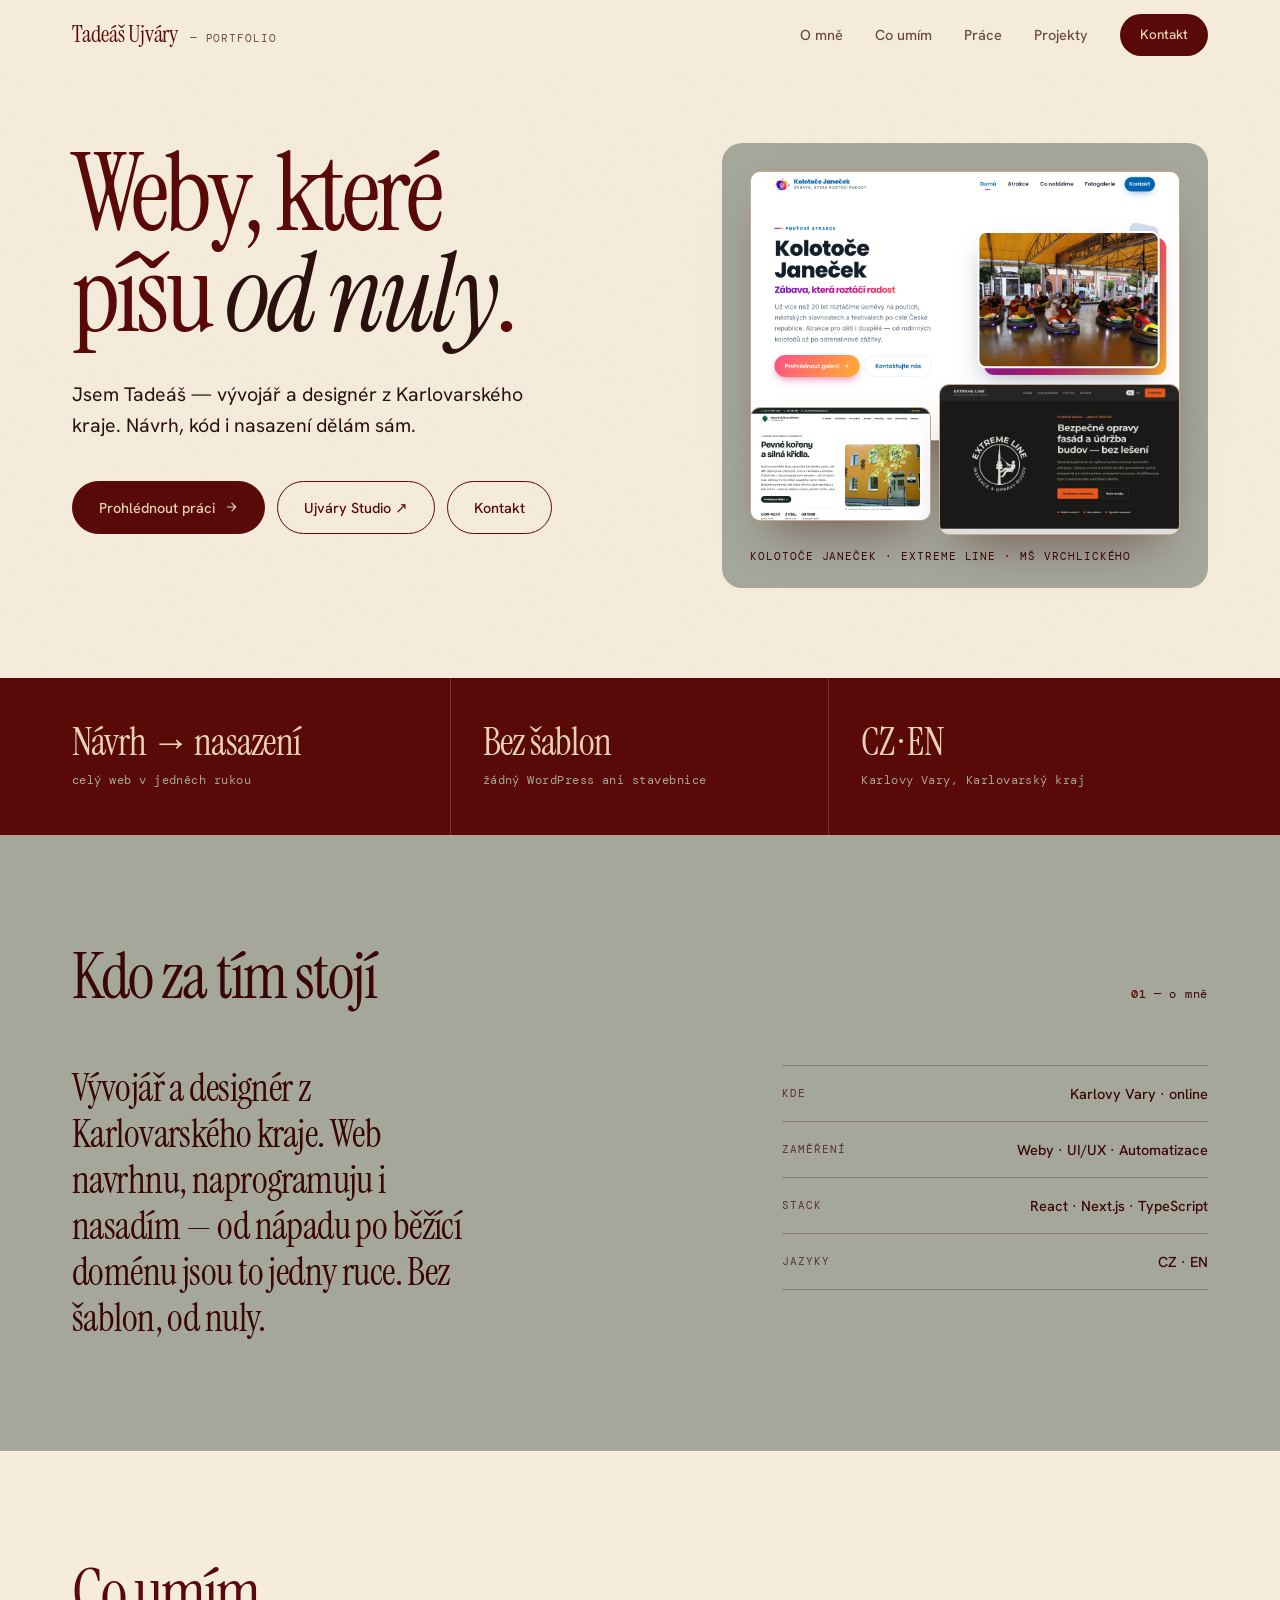
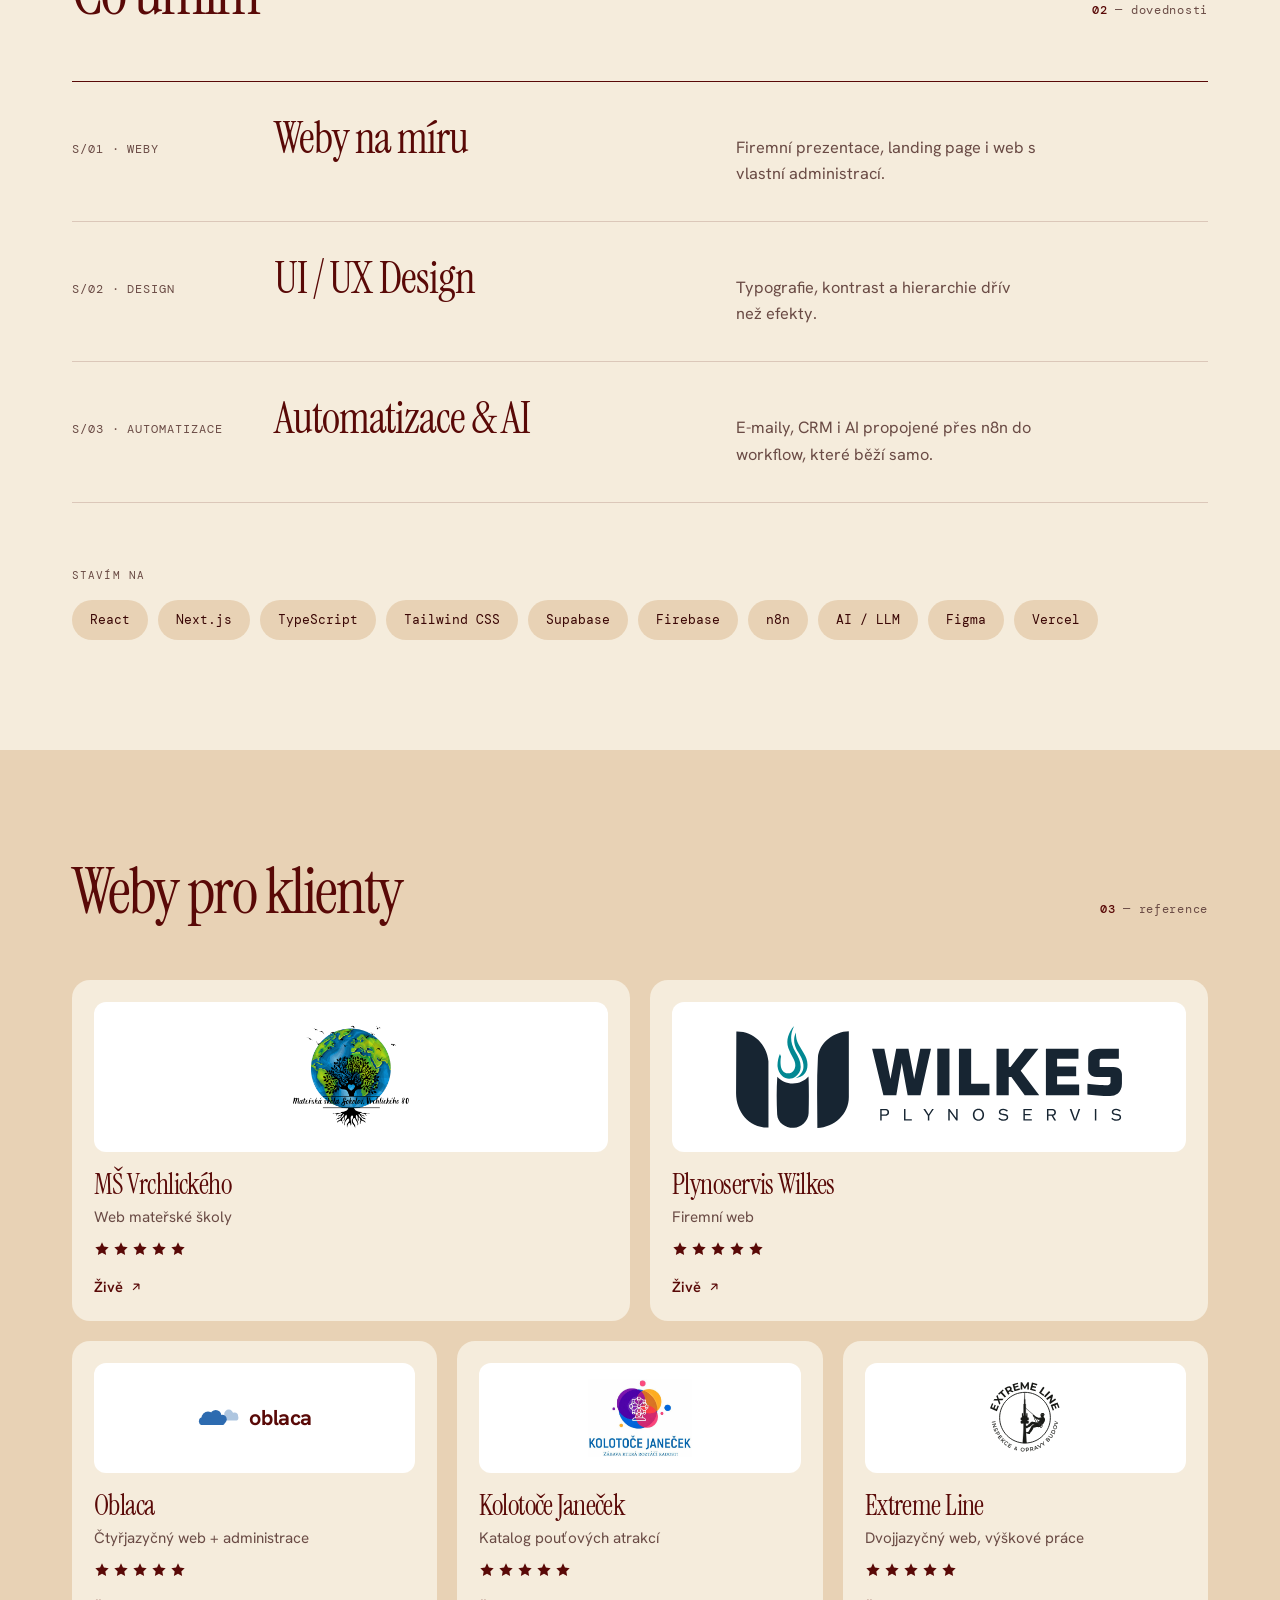
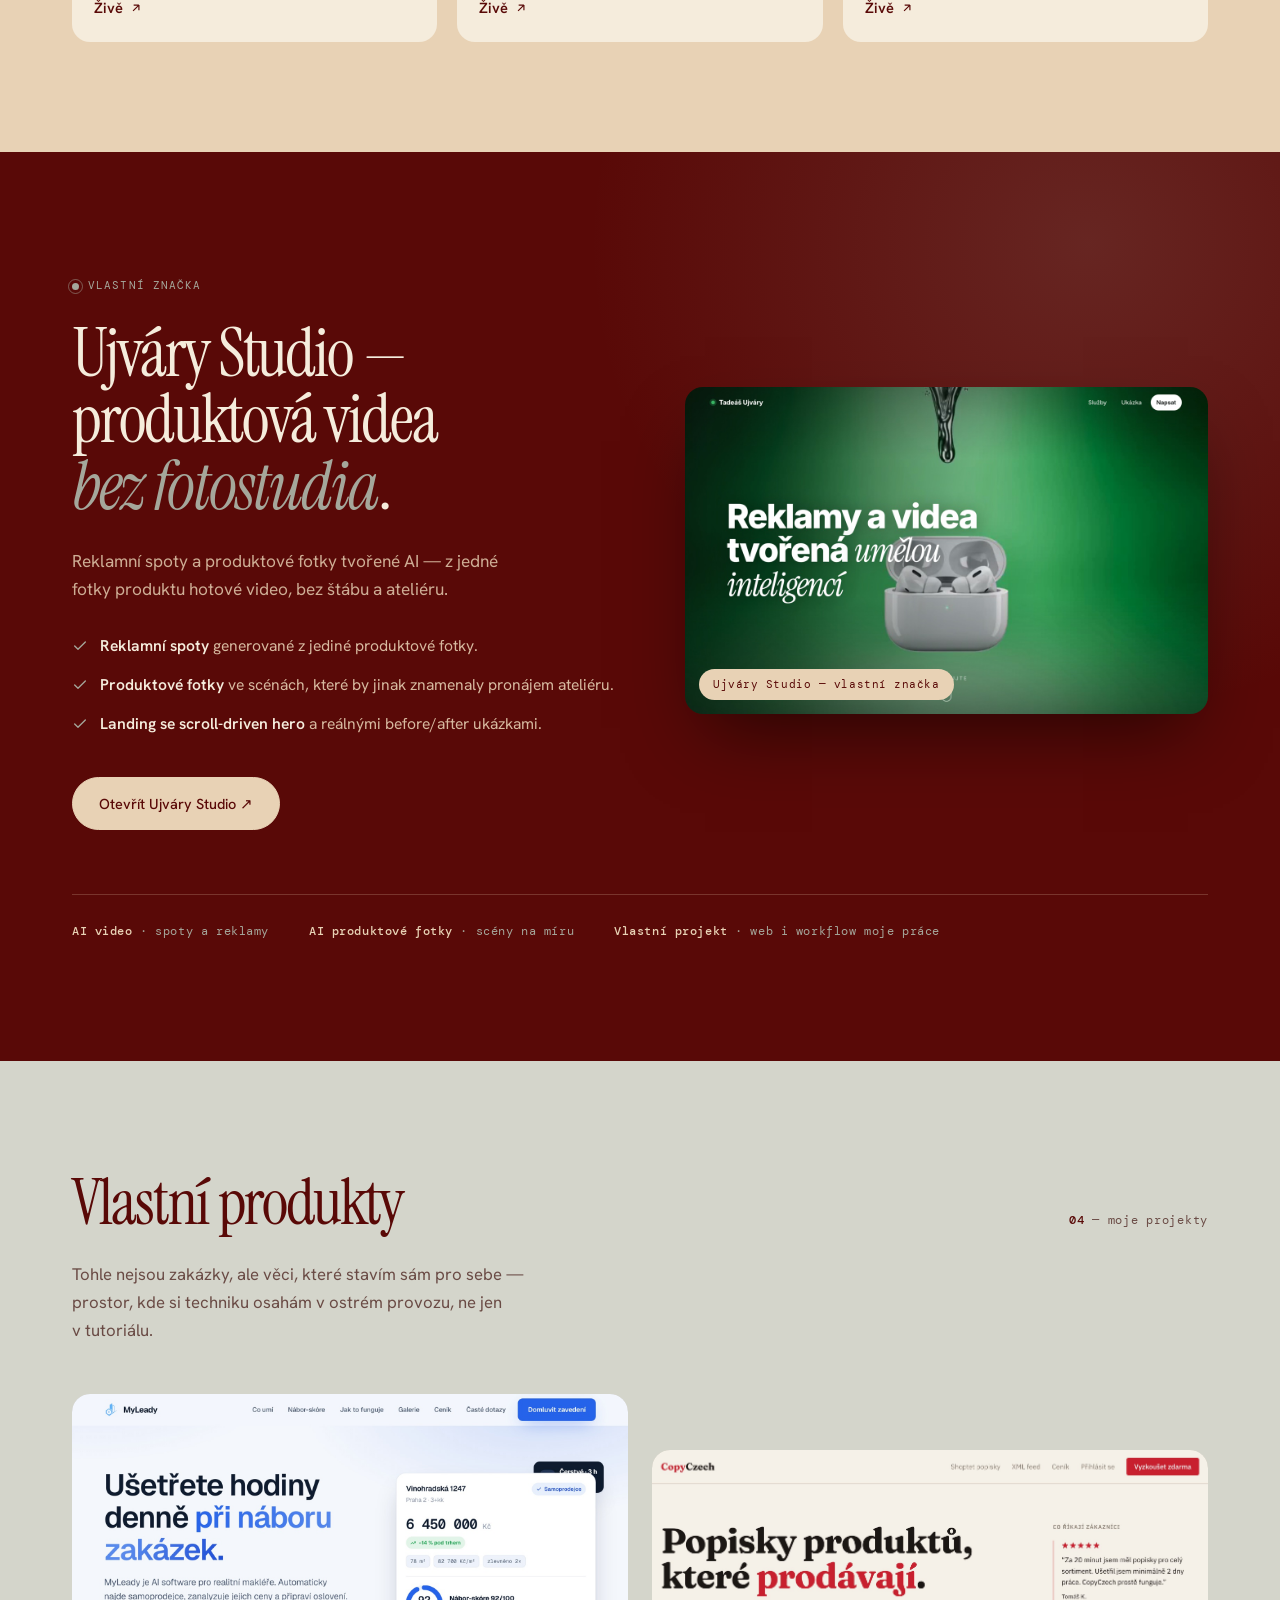
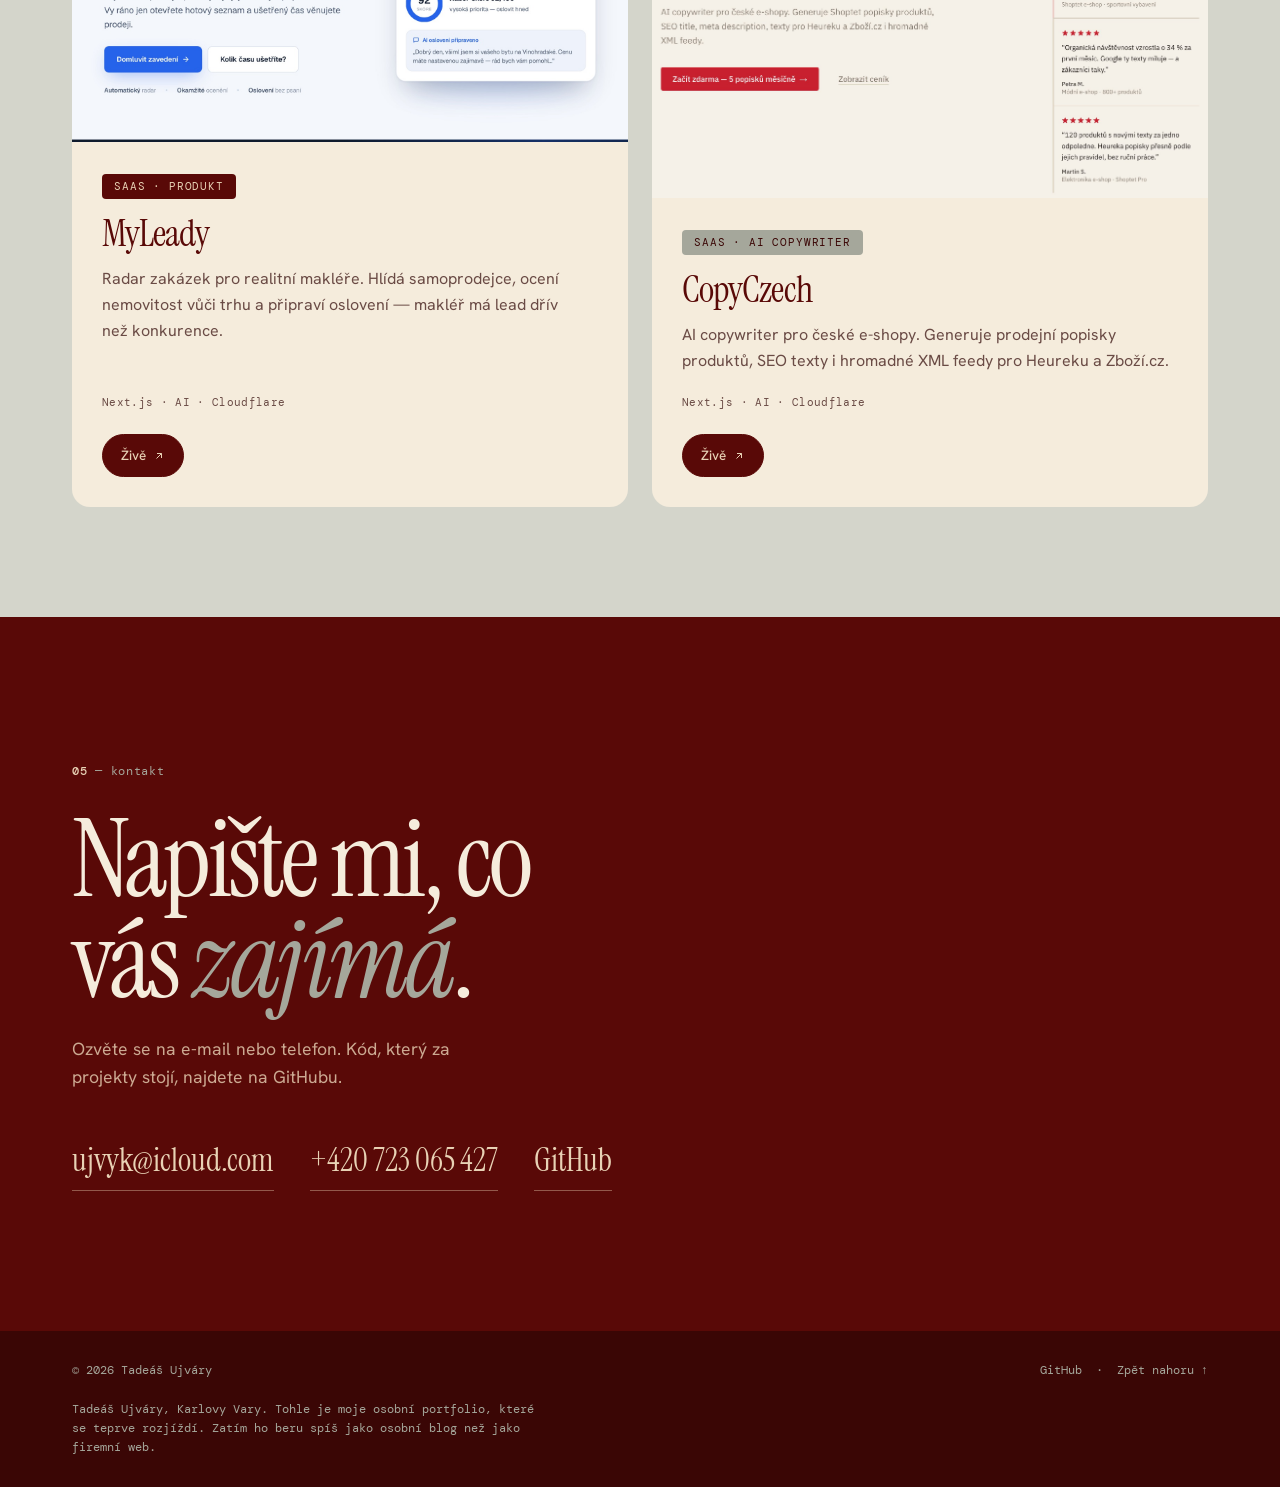
<file: index.html>
<!DOCTYPE html>
<html lang="cs">

<head>
  <meta charset="UTF-8">
  <meta name="viewport" content="width=device-width, initial-scale=1">

  <!-- Primary SEO -->
  <title>Tadeáš Ujváry — web developer &amp; designér | Portfolio</title>
  <meta name="description"
    content="Portfolio Tadeáše Ujváryho. Weby psané od nuly, UI/UX návrh a automatizace přes n8n a AI. Ukázky odvedené práce a vlastních projektů.">
  <meta name="keywords"
    content="portfolio, web developer, frontend, UI UX design, automatizace, AI, n8n, Next.js, React, TypeScript, Tailwind, Tadeáš Ujváry">
  <meta name="author" content="Tadeáš Ujváry">
  <meta name="robots" content="index, follow, max-image-preview:large, max-snippet:-1, max-video-preview:-1">
  <link rel="canonical" href="https://tadeas-ujvary.cz/">
  <link rel="alternate" hreflang="cs" href="https://tadeas-ujvary.cz/">
  <link rel="alternate" hreflang="x-default" href="https://tadeas-ujvary.cz/">

  <!-- Local / geo signals -->
  <meta name="geo.region" content="CZ-KA">
  <meta name="geo.placename" content="Karlovy Vary, Karlovarský kraj">
  <meta name="geo.position" content="50.2310;12.8719">
  <meta name="ICBM" content="50.2310, 12.8719">

  <!-- Open Graph -->
  <meta property="og:type" content="website">
  <meta property="og:site_name" content="Tadeáš Ujváry — portfolio">
  <meta property="og:locale" content="cs_CZ">
  <meta property="og:title" content="Tadeáš Ujváry — web developer &amp; designér">
  <meta property="og:description"
    content="Portfolio: weby psané od nuly, UI/UX návrh a automatizace přes n8n a AI.">
  <meta property="og:url" content="https://tadeas-ujvary.cz/">
  <meta property="og:image" content="https://tadeas-ujvary.cz/og.png">
  <meta property="og:image:type" content="image/png">
  <meta property="og:image:width" content="1200">
  <meta property="og:image:height" content="630">
  <meta property="og:image:alt" content="Tadeáš Ujváry — web developer a designér, portfolio">

  <!-- Twitter -->
  <meta name="twitter:card" content="summary_large_image">
  <meta name="twitter:title" content="Tadeáš Ujváry — web developer &amp; designér">
  <meta name="twitter:description"
    content="Portfolio: weby psané od nuly, UI/UX návrh a automatizace přes n8n a AI.">
  <meta name="twitter:image" content="https://tadeas-ujvary.cz/og.png">

  <meta name="theme-color" content="#590907">
  <meta name="format-detection" content="telephone=yes">
  <link rel="icon" href="/favicon.ico" sizes="32x32">
  <link rel="icon" href="/favicon.svg" type="image/svg+xml">
  <link rel="apple-touch-icon" href="/apple-touch-icon.png">
  <link rel="manifest" href="/site.webmanifest">

  <link rel="preconnect" href="https://fonts.googleapis.com">
  <link rel="preconnect" href="https://fonts.gstatic.com" crossorigin>
  <link rel="dns-prefetch" href="https://fonts.gstatic.com">
  <link
    href="https://fonts.googleapis.com/css2?family=Hanken+Grotesk:wght@400;500;600&family=Instrument+Serif:ital@0;1&family=DM+Mono:wght@400;500&display=swap"
    rel="stylesheet">

  <!-- Structured data -->
  <script type="application/ld+json">
{
  "@context": "https://schema.org",
  "@graph": [
    {
      "@type": "WebSite",
      "@id": "https://tadeas-ujvary.cz/#website",
      "url": "https://tadeas-ujvary.cz/",
      "name": "Tadeáš Ujváry — portfolio",
      "description": "Portfolio web developera a designéra. Weby psané od nuly, UI/UX návrh a automatizace přes n8n a AI.",
      "inLanguage": "cs-CZ",
      "publisher": { "@id": "https://tadeas-ujvary.cz/#person" }
    },
    {
      "@type": "ProfilePage",
      "@id": "https://tadeas-ujvary.cz/#profilepage",
      "url": "https://tadeas-ujvary.cz/",
      "name": "Tadeáš Ujváry — portfolio",
      "isPartOf": { "@id": "https://tadeas-ujvary.cz/#website" },
      "inLanguage": "cs-CZ",
      "mainEntity": { "@id": "https://tadeas-ujvary.cz/#person" }
    },
    {
      "@type": "Person",
      "@id": "https://tadeas-ujvary.cz/#person",
      "name": "Tadeáš Ujváry",
      "jobTitle": "Web developer & designér",
      "description": "Vývojář a designér z Karlovarského kraje. Weby píšu od nuly — návrh, kód i nasazení. Vedle toho propojuju nástroje do automatizací přes n8n a AI.",
      "url": "https://tadeas-ujvary.cz/",
      "email": "ujvyk@icloud.com",
      "telephone": "+420723065427",
      "knowsAbout": ["Frontend vývoj", "Next.js", "React", "TypeScript", "Tailwind CSS", "UI/UX Design", "Automatizace", "n8n", "AI"],
      "knowsLanguage": ["cs", "en"],
      "address": {
        "@type": "PostalAddress",
        "addressLocality": "Karlovy Vary",
        "addressRegion": "Karlovarský kraj",
        "addressCountry": "CZ"
      },
      "sameAs": ["https://github.com/TadeasUjvary"]
    },
    {
      "@type": "BreadcrumbList",
      "@id": "https://tadeas-ujvary.cz/#breadcrumb",
      "itemListElement": [
        { "@type": "ListItem", "position": 1, "name": "Domů", "item": "https://tadeas-ujvary.cz/" }
      ]
    }
  ]
}
</script>
  <style>
    :root {
      --sage: #A5A79B;
      --sage-lt: #D4D5CB;
      --cream: #E8D2B5;
      --cream-lt: #F5ECDC;
      --wine: #590907;
      --wine-dk: #3A0605;
      --ink: #2A100E;
      --muted: #6A4B45;
      --line: rgba(89, 9, 7, .16);
      --sans: 'Hanken Grotesk', 'Helvetica Neue', Arial, sans-serif;
      --serif: 'Instrument Serif', 'Times New Roman', serif;
      --mono: 'DM Mono', ui-monospace, 'SF Mono', monospace;
    }

    * { margin: 0; padding: 0; box-sizing: border-box }
    html { scroll-behavior: smooth }

    body {
      background: var(--cream-lt);
      color: var(--ink);
      font-family: var(--sans);
      font-size: 16px;
      line-height: 1.6;
      -webkit-font-smoothing: antialiased;
      -moz-osx-font-smoothing: grayscale;
    }

    a { color: inherit; text-decoration: none }
    ::selection { background: var(--wine); color: var(--cream) }
    :focus-visible { outline: 2px solid var(--wine); outline-offset: 3px; border-radius: 4px }
    p, h1, h2, h3 { text-wrap: pretty }
    h1, h2, h3 { text-wrap: balance }

    .grain {
      position: fixed; inset: 0; z-index: 0; pointer-events: none;
      opacity: .05; mix-blend-mode: multiply;
      background-image: url("data:image/svg+xml,%3Csvg xmlns='http://www.w3.org/2000/svg' width='180' height='180'%3E%3Cfilter id='n'%3E%3CfeTurbulence type='fractalNoise' baseFrequency='0.9' numOctaves='3' stitchTiles='stitch'/%3E%3C/filter%3E%3Crect width='100%25' height='100%25' filter='url(%23n)'/%3E%3C/svg%3E");
    }
    .ambient { display: none }

    .wrap { max-width: 1200px; margin: 0 auto; padding: 0 32px; position: relative; z-index: 1 }

    /* nav */
    nav {
      position: sticky; top: 0; z-index: 50;
      background: rgba(245, 236, 220, .82);
      backdrop-filter: saturate(160%) blur(14px);
      -webkit-backdrop-filter: saturate(160%) blur(14px);
      border-bottom: 1px solid transparent;
      transition: border-color .25s;
    }
    nav.scrolled { border-bottom-color: var(--line) }
    nav .wrap { display: flex; align-items: center; justify-content: space-between; height: 70px }
    .brand { font-family: var(--serif); font-size: 1.45rem; letter-spacing: -.01em; color: var(--wine) }
    .brand b { font-weight: 400 }
    .brand span { font-family: var(--mono); font-size: 11px; letter-spacing: .08em; text-transform: uppercase; color: var(--muted); margin-left: 8px }
    .navlinks { display: flex; gap: 32px; align-items: center; font-size: 14.5px; font-weight: 500; color: var(--muted) }
    .navlinks a:not(.cta) { position: relative; transition: color .2s }
    .navlinks a:not(.cta)::after {
      content: ""; position: absolute; left: 0; bottom: -5px; height: 1px; width: 0;
      background: var(--wine); transition: width .25s ease;
    }
    .navlinks a:not(.cta):hover { color: var(--wine) }
    .navlinks a:not(.cta):hover::after { width: 100% }
    .navlinks .cta {
      color: var(--cream); background: var(--wine);
      padding: 10px 20px; border-radius: 999px; font-size: 13.5px;
      transition: background .2s, transform .12s;
    }
    .navlinks .cta:hover { background: var(--wine-dk) }
    .navlinks .cta:active { transform: scale(.97) }
    @media(max-width:760px) { .navlinks a:not(.cta) { display: none } .brand span { display: none } }

    /* hero */
    header { padding: 72px 0 90px; position: relative; z-index: 1 }
    .eyebrow {
      display: inline-flex; align-items: center; gap: 9px;
      font-family: var(--mono); font-size: 11px;
      letter-spacing: .1em; text-transform: uppercase;
      color: var(--wine); padding: 0; margin-bottom: 30px;
    }
    .eyebrow .dot { width: 7px; height: 7px; border-radius: 50%; background: var(--wine); position: relative }
    .eyebrow .dot::after {
      content: ""; position: absolute; inset: -4px; border-radius: 50%;
      border: 1px solid var(--wine); opacity: .5;
      animation: ping 2.4s cubic-bezier(0, 0, .2, 1) infinite;
    }
    @keyframes ping { 0% { transform: scale(.6); opacity: .6 } 80%, 100% { transform: scale(1.5); opacity: 0 } }

    h1 {
      font-family: var(--serif); font-weight: 400;
      font-size: clamp(3.4rem, 8.4vw, 7.4rem);
      line-height: .94; letter-spacing: -.035em; color: var(--wine);
    }
    h1 em { font-style: italic; color: var(--ink) }
    .lede { margin-top: 34px; max-width: 44ch; font-size: 1.22rem; color: var(--ink); line-height: 1.58 }

    .hero-actions { margin-top: 40px; display: flex; gap: 12px; flex-wrap: wrap; align-items: center }
    .btn {
      display: inline-flex; align-items: center; gap: 9px;
      font-size: 14.5px; font-weight: 500;
      padding: 14px 26px; border-radius: 999px;
      border: 1px solid var(--wine);
      transition: background .18s, color .18s, transform .12s;
    }
    .btn svg { width: 14px; height: 14px; transition: transform .22s ease }
    .btn-primary { background: var(--wine); color: var(--cream) }
    .btn-primary:hover { background: var(--wine-dk) }
    .btn-primary:hover svg { transform: translateX(3px) }
    .btn-secondary { background: transparent; color: var(--wine) }
    .btn-secondary:hover { background: var(--wine); color: var(--cream) }
    .btn:active { transform: scale(.97) }

    .hero-grid { display: grid; grid-template-columns: 1.1fr .9fr; gap: 56px; align-items: start }
    .hero-copy { min-width: 0 }
    .hero-art { position: relative; margin: 0; background: var(--sage); border-radius: 20px; padding: 28px 28px 22px }
    .hero-art figcaption {
      margin-top: 14px; font-family: var(--mono); font-size: 10.5px; letter-spacing: .09em;
      text-transform: uppercase; color: var(--wine-dk); text-align: left;
    }
    @media(max-width:900px) {
      .hero-grid { grid-template-columns: 1fr; gap: 48px }
      .hero-art { max-width: 460px }
      header { padding: 64px 0 80px }
    }

    .hero-art .shot-stack { position: relative; padding-bottom: 22% }
    .hero-art .shot {
      display: block; width: 100%; height: auto;
      border-radius: 10px; border: 1px solid rgba(58, 6, 5, .2);
      box-shadow: 0 26px 50px -22px rgba(58, 6, 5, .5);
      background: var(--cream);
    }
    .hero-art .shot.b, .hero-art .shot.c { position: absolute; width: 56% }
    .hero-art .shot.b { right: 0; bottom: 0; z-index: 2 }
    .hero-art .shot.c { left: 0; bottom: 4%; width: 42%; z-index: 1 }

    /* stats band */
    .band { background: var(--wine); color: var(--cream); position: relative; z-index: 1 }
    .stats { display: grid; grid-template-columns: repeat(3, 1fr) }
    .stat { padding: 44px 32px 44px 0; border-right: 1px solid rgba(232, 210, 181, .22) }
    .stat + .stat { padding-left: 32px }
    .stat:last-child { border-right: 0 }
    .stat .v { font-family: var(--serif); font-size: clamp(1.7rem, 3vw, 2.5rem); line-height: 1.05; letter-spacing: -.02em }
    .stat .k { margin-top: 10px; font-family: var(--mono); font-size: 11.5px; letter-spacing: .04em; color: var(--sage) }
    @media(max-width:760px) {
      .stats { grid-template-columns: 1fr }
      .stat, .stat + .stat { padding: 26px 0; border-right: 0; border-bottom: 1px solid rgba(232, 210, 181, .22) }
      .stat:last-child { border-bottom: 0 }
    }

    .divider { display: none }

    /* sections */
    .sec { padding: 110px 0; position: relative; z-index: 1 }
    .sec-h {
      display: flex; align-items: baseline; justify-content: space-between;
      margin-bottom: 56px; gap: 20px; flex-wrap: wrap;
    }
    .sec-h h2 { font-family: var(--serif); font-weight: 400; font-size: clamp(2.4rem, 5vw, 4rem); line-height: 1; letter-spacing: -.03em; color: var(--wine) }
    .sec-h .idx { font-family: var(--mono); font-size: 12px; color: var(--muted); letter-spacing: .06em }
    .sec-h .idx b { color: var(--wine); font-weight: 500 }
    body { counter-reset: sec }
    .idx b { counter-increment: sec }
    .idx b::after { content: counter(sec, decimal-leading-zero) }
    .sec-sub { margin: -30px 0 50px; max-width: 54ch; color: var(--muted); font-size: 1.05rem; line-height: 1.65 }

    /* about — sage */
    #about { background: var(--sage) }
    #about .sec-h h2 { color: var(--wine-dk) }
    #about .sec-h .idx { color: var(--wine-dk) }
    .about { display: grid; grid-template-columns: 1.5fr 1fr; gap: 72px; align-items: start }
    .about .body p {
      font-family: var(--serif); font-size: clamp(1.7rem, 3vw, 2.5rem); color: var(--wine-dk);
      line-height: 1.2; letter-spacing: -.015em; max-width: 24ch;
    }
    .about .side { font-size: 14.5px; color: var(--wine-dk) }
    .about .side .row { padding: 16px 0; border-bottom: 1px solid rgba(58, 6, 5, .25); display: flex; justify-content: space-between; gap: 14px }
    .about .side .row:first-child { border-top: 1px solid rgba(58, 6, 5, .25) }
    .about .side .row .lbl { font-family: var(--mono); font-size: 11px; letter-spacing: .08em; text-transform: uppercase; opacity: .72; padding-top: 3px }
    .about .side .row .val { font-weight: 500; text-align: right }
    @media(max-width:820px) { .about { grid-template-columns: 1fr; gap: 40px } }

    /* services — rows */
    .svcgrid { display: flex; flex-direction: column; border-top: 1px solid var(--wine) }
    .svc {
      display: grid; grid-template-columns: 170px 1fr 1.1fr; gap: 32px; align-items: baseline;
      padding: 34px 0; border-bottom: 1px solid var(--line);
      transition: padding-left .3s cubic-bezier(.16, 1, .3, 1), background .3s;
    }
    .svc:hover { padding-left: 18px; background: rgba(232, 210, 181, .5) }
    .svc .n { font-family: var(--mono); font-size: 11.5px; color: var(--muted); letter-spacing: .08em }
    .svc h3 { font-family: var(--serif); font-size: clamp(1.9rem, 3.4vw, 2.8rem); font-weight: 400; line-height: 1.05; letter-spacing: -.025em; color: var(--wine) }
    .svc p { color: var(--muted); font-size: 1.02rem; line-height: 1.6; max-width: 38ch }
    @media(max-width:820px) { .svc { grid-template-columns: 1fr; gap: 10px } .svc:hover { padding-left: 0; background: none } }

    .stackstrip { margin-top: 64px }
    .stackstrip .lbl { font-family: var(--mono); font-size: 11px; letter-spacing: .1em; text-transform: uppercase; color: var(--muted); display: block; margin-bottom: 16px }
    .chips { display: flex; flex-wrap: wrap; gap: 10px }
    .chip {
      font-family: var(--mono); font-size: 12.5px;
      padding: 10px 18px; border-radius: 999px;
      background: var(--cream); color: var(--wine-dk);
      transition: background .2s, color .2s, transform .12s;
    }
    .chip:hover { background: var(--wine); color: var(--cream); transform: translateY(-1px) }

    /* clients */
    #projects { background: var(--cream) }
    .clients-grid { display: grid; grid-template-columns: repeat(6, 1fr); gap: 20px }
    .client {
      grid-column: span 2; background: var(--cream-lt); border-radius: 18px; padding: 22px;
      display: flex; flex-direction: column; gap: 4px;
      transition: transform .3s cubic-bezier(.16, 1, .3, 1), box-shadow .3s;
    }
    .client:nth-child(1), .client:nth-child(2) { grid-column: span 3 }
    .client:hover { transform: translateY(-4px); box-shadow: 0 22px 40px -24px rgba(89, 9, 7, .45) }
    .client .logo-tile {
      height: 110px; display: flex; align-items: center; justify-content: center; gap: 8px;
      background: #fff; border-radius: 12px; padding: 16px; margin-bottom: 14px;
    }
    .client:nth-child(1) .logo-tile, .client:nth-child(2) .logo-tile { height: 150px }
    .client .logo-tile img { max-height: 100%; max-width: 80%; object-fit: contain }
    .client .wm { font-weight: 700; font-size: 1.35rem; letter-spacing: -.02em; color: var(--wine) }
    .client h3 { font-family: var(--serif); font-weight: 400; font-size: 1.75rem; letter-spacing: -.02em; color: var(--wine); line-height: 1.1 }
    .client p { color: var(--muted); font-size: .95rem }
    .client .stars { display: flex; gap: 3px; margin: 8px 0 14px }
    .client .stars svg { width: 16px; height: 16px; fill: var(--wine) }
    .client .live { margin-top: auto; font-weight: 600; color: var(--wine); display: inline-flex; align-items: center; gap: 6px; font-size: .92rem; transition: gap .2s }
    .client .live:hover { gap: 10px }
    .client .live svg { width: 14px; height: 14px }
    @media (max-width: 900px) { .clients-grid { grid-template-columns: repeat(2, 1fr) } .client, .client:nth-child(1), .client:nth-child(2) { grid-column: span 1 } .client:nth-child(n) .logo-tile { height: 100px } }
    @media (max-width: 560px) { .clients-grid { grid-template-columns: 1fr } }

    /* studio — wine */
    .studio {
      position: relative; z-index: 1; overflow: hidden;
      background: var(--wine); color: var(--cream); padding: 120px 0;
    }
    .studio::before {
      content: ""; position: absolute; inset: 0; pointer-events: none;
      background: radial-gradient(60% 80% at 85% 10%, rgba(165, 167, 155, .18), transparent 65%);
    }
    .studio .wrap { position: relative; z-index: 1 }
    .studio-grid { display: grid; grid-template-columns: 1.05fr 1fr; gap: 64px; align-items: center }
    .studio .eyebrow { color: var(--sage); margin-bottom: 26px }
    .studio .eyebrow .dot { background: var(--sage) }
    .studio .eyebrow .dot::after { border-color: var(--sage) }
    .studio h2 {
      font-family: var(--serif); font-weight: 400;
      font-size: clamp(2.5rem, 5.2vw, 4.4rem);
      line-height: 1; letter-spacing: -.03em; color: var(--cream-lt);
    }
    .studio h2 em { font-style: italic; color: var(--sage) }
    .studio .lede-dark { margin-top: 26px; max-width: 46ch; font-size: 1.08rem; line-height: 1.66; color: rgba(232, 210, 181, .82) }
    .studio-points { margin-top: 30px; display: grid; gap: 15px; list-style: none }
    .studio-points li { display: flex; gap: 12px; align-items: flex-start; font-size: .98rem; line-height: 1.55; color: rgba(232, 210, 181, .88) }
    .studio-points svg { width: 16px; height: 16px; flex: none; margin-top: 4px; color: var(--sage) }
    .studio-points b { font-weight: 600; color: var(--cream-lt) }
    .studio .btn-primary { background: var(--cream); color: var(--wine); border-color: var(--cream) }
    .studio .btn-primary:hover { background: var(--cream-lt) }
    .studio-art { display: block; position: relative; border-radius: 18px; overflow: hidden; box-shadow: 0 34px 70px -20px rgba(0, 0, 0, .55) }
    .studio-art img { display: block; width: 100%; height: auto; aspect-ratio: 16 / 10; object-fit: cover; object-position: top center; transition: transform .6s cubic-bezier(.16, 1, .3, 1) }
    .studio-art:hover img { transform: scale(1.04) }
    .studio-art figcaption {
      position: absolute; left: 14px; bottom: 14px;
      font-family: var(--mono); font-size: 11px; letter-spacing: .05em;
      padding: 7px 14px; border-radius: 999px;
      background: var(--cream); color: var(--wine);
    }
    .studio-strip {
      margin-top: 64px; padding-top: 28px; border-top: 1px solid rgba(232, 210, 181, .22);
      display: flex; flex-wrap: wrap; gap: 14px 40px;
      font-family: var(--mono); font-size: 11.5px; letter-spacing: .05em; color: var(--sage);
    }
    .studio-strip b { color: var(--cream); font-weight: 500 }
    @media(max-width:900px) { .studio-grid { grid-template-columns: 1fr; gap: 40px } .studio { padding: 80px 0 } }

    /* own products */
    #produkty { background: var(--sage-lt) }
    .grid { display: grid; grid-template-columns: repeat(6, 1fr); gap: 24px }
    .grid.duo .card { grid-column: span 3 }
    .card {
      background: var(--cream-lt); border-radius: 18px; overflow: hidden;
      display: flex; flex-direction: column;
      transition: transform .3s cubic-bezier(.16, 1, .3, 1), box-shadow .3s;
    }
    .grid.duo .card:nth-child(2) { margin-top: 56px }
    .card:hover { transform: translateY(-4px); box-shadow: 0 24px 44px -26px rgba(89, 9, 7, .5) }
    .card-media { display: block; aspect-ratio: 16 / 10; overflow: hidden; background: var(--sage) }
    .card-media img { width: 100%; height: 100%; object-fit: cover; object-position: top center; display: block; transition: transform .55s cubic-bezier(.16, 1, .3, 1) }
    .card:hover .card-media img { transform: scale(1.045) }
    .card-body { padding: 30px; display: flex; flex-direction: column; flex: 1 }
    .card .top { margin-bottom: 18px }
    .tag { font-family: var(--mono); font-size: 10.5px; letter-spacing: .08em; text-transform: uppercase; padding: 6px 12px; border-radius: 4px }
    .t-ts { background: var(--wine); color: var(--cream) }
    .t-web, .t-tool { background: var(--sage); color: var(--wine-dk) }
    .card h3 { font-family: var(--serif); font-size: 2.3rem; font-weight: 400; letter-spacing: -.025em; line-height: 1; color: var(--wine) }
    .card p { margin-top: 14px; color: var(--muted); font-size: 1rem; line-height: 1.62; flex: 1 }
    .stack-line { margin-top: 20px; font-family: var(--mono); font-size: 11px; color: var(--muted); letter-spacing: .03em }
    .links { margin-top: 22px; display: flex; gap: 8px }
    .links a {
      font-size: 13.5px; font-weight: 500; padding: 10px 18px; border-radius: 999px;
      border: 1px solid var(--wine); display: inline-flex; align-items: center; gap: 7px;
      transition: background .18s, color .18s;
    }
    .links a svg { width: 12px; height: 12px; transition: transform .2s }
    .links a.live { background: var(--wine); color: var(--cream) }
    .links a.live:hover { background: var(--wine-dk) }
    .links a.live:hover svg { transform: translate(2px, -2px) }
    @media(max-width:820px) { .grid { grid-template-columns: 1fr } .grid.duo .card { grid-column: span 1 } .grid.duo .card:nth-child(2) { margin-top: 0 } }

    /* contact — wine */
    .contact { background: var(--wine); color: var(--cream); padding: 140px 0; position: relative; z-index: 1 }
    .contact .idx { font-family: var(--mono); font-size: 12px; color: var(--sage); letter-spacing: .06em }
    .contact .idx b { color: var(--cream); font-weight: 500 }
    .contact h2 {
      font-family: var(--serif); font-weight: 400;
      font-size: clamp(3rem, 8.4vw, 7.2rem); line-height: .94;
      letter-spacing: -.035em; margin: 26px 0 24px; color: var(--cream-lt); max-width: 12ch;
    }
    .contact h2 em { font-style: italic; color: var(--sage) }
    .contact .lede-c { max-width: 44ch; color: rgba(232, 210, 181, .8); font-size: 1.1rem; line-height: 1.6 }
    .contact .alt { margin-top: 44px; display: flex; gap: 14px 36px; flex-wrap: wrap; font-family: var(--serif); font-size: clamp(1.4rem, 2.6vw, 2rem) }
    .contact .alt a { border-bottom: 1px solid rgba(232, 210, 181, .4); padding-bottom: 3px; transition: color .2s, border-color .2s }
    .contact .alt a:hover { color: var(--sage); border-color: var(--sage) }

    footer { background: var(--wine-dk); color: var(--sage); padding: 30px 0; position: relative; z-index: 1 }
    footer .wrap { display: flex; justify-content: space-between; align-items: center; flex-wrap: wrap; gap: 10px; font-family: var(--mono); font-size: 12px }
    footer a { transition: color .2s }
    footer a:hover { color: var(--cream) }
    footer .foot-note { flex: 0 0 100%; padding-right: max(0px, calc(100% - 68ch)); box-sizing: border-box; margin-top: 10px; line-height: 1.6 }

    /* scroll entry */
    .reveal {
      opacity: 0; transform: translateY(18px);
      transition: opacity .7s cubic-bezier(.16, 1, .3, 1), transform .7s cubic-bezier(.16, 1, .3, 1);
    }
    .reveal.in { opacity: 1; transform: none }
    @media(prefers-reduced-motion:reduce) {
      html { scroll-behavior: auto }
      .reveal { opacity: 1; transform: none; transition: none }
      .eyebrow .dot::after { animation: none }
    }
  </style>
</head>

<body>
  <div class="grain" aria-hidden="true"></div>
  <div class="ambient" aria-hidden="true"></div>

  <nav id="nav">
    <div class="wrap">
      <a href="#top" class="brand"><b>Tadeáš Ujváry</b> <span>— portfolio</span></a>
      <div class="navlinks">
        <a href="#about">O mně</a>
        <a href="#services">Co umím</a>
        <a href="#projects">Práce</a>
        <a href="#produkty">Projekty</a>
        <a class="cta" href="#contact">Kontakt</a>
      </div>
    </div>
  </nav>

  <header id="top">
    <div class="wrap">
      <div class="hero-grid">
        <div class="hero-copy">
          <h1 class="reveal in">Weby, které píšu <em>od nuly</em>.</h1>
          <p class="lede reveal in">Jsem Tadeáš — vývojář a designér z Karlovarského kraje. Návrh, kód i nasazení dělám sám.</p>
          <div class="hero-actions reveal in">
            <a class="btn btn-primary" href="#projects">Prohlédnout práci
              <svg viewBox="0 0 24 24" fill="none" stroke="currentColor" stroke-width="2" aria-hidden="true">
                <path d="M5 12h14M13 5l7 7-7 7" />
              </svg></a>
            <a class="btn btn-secondary" href="https://ujvary-studio.mrakodrap.workers.dev" target="_blank" rel="noopener">Ujváry Studio ↗</a>
            <a class="btn btn-secondary" href="#contact">Kontakt</a>
          </div>
        </div>
        <figure class="hero-art reveal in">
          <div class="shot-stack">
            <img class="shot a" src="assets/work-kolotoce.jpg" width="1280" height="800" fetchpriority="high"
              alt="Web Kolotoče Janeček — katalog pouťových atrakcí">
            <img class="shot b" src="assets/work-extremeline.jpg" width="1280" height="800" loading="lazy"
              alt="Web Extreme Line — výškové práce lanovým přístupem">
            <img class="shot c" src="assets/work-msvrchlickeho.jpg" width="1280" height="800" loading="lazy"
              alt="Web Mateřské školy Vrchlického v Sokolově">
          </div>
          <figcaption>Kolotoče Janeček · Extreme Line · MŠ Vrchlického</figcaption>
        </figure>
      </div>

    </div>
  </header>

  <div class="band"><div class="wrap">
    <div class="stats reveal in">
      <div class="stat"><div class="v">Návrh → nasazení</div><div class="k">celý web v jedněch rukou</div></div>
      <div class="stat"><div class="v">Bez šablon</div><div class="k">žádný WordPress ani stavebnice</div></div>
      <div class="stat"><div class="v">CZ · EN</div><div class="k">Karlovy Vary, Karlovarský kraj</div></div>
    </div>
  </div></div>

  <section class="sec" id="about">
    <div class="wrap">
      <div class="sec-h reveal">
        <h2>Kdo za tím stojí</h2>
        <span class="idx"><b></b> — o mně</span>
      </div>
      <div class="about reveal">
        <div class="body">
          <p>Vývojář a designér z Karlovarského kraje. Web navrhnu, naprogramuju i nasadím —
            od nápadu po běžící doménu jsou to jedny ruce. Bez šablon, od nuly.</p>
        </div>
        <div class="side">
          <div class="row"><span class="lbl">Kde</span><span class="val">Karlovy Vary · online</span></div>
          <div class="row"><span class="lbl">Zaměření</span><span class="val">Weby · UI/UX · Automatizace</span></div>
          <div class="row"><span class="lbl">Stack</span><span class="val">React · Next.js · TypeScript</span></div>
          <div class="row"><span class="lbl">Jazyky</span><span class="val">CZ · EN</span></div>
        </div>
      </div>
    </div>
  </section>

  <section class="sec" id="services">
    <div class="wrap">
      <div class="sec-h reveal">
        <h2>Co umím</h2>
        <span class="idx"><b></b> — dovednosti</span>
      </div>
      <div class="svcgrid">

        <article class="svc reveal">
          <span class="n">S/01 · WEBY</span>
          <h3>Weby na míru</h3>
          <p>Firemní prezentace, landing page i web s vlastní administrací.</p>
        </article>

        <article class="svc reveal">
          <span class="n">S/02 · DESIGN</span>
          <h3>UI / UX Design</h3>
          <p>Typografie, kontrast a hierarchie dřív než efekty.</p>
        </article>

        <article class="svc reveal">
          <span class="n">S/03 · AUTOMATIZACE</span>
          <h3>Automatizace &amp; AI</h3>
          <p>E-maily, CRM i AI propojené přes n8n do workflow, které běží samo.</p>
        </article>

      </div>

      <div class="stackstrip reveal">
        <span class="lbl">Stavím na</span>
        <div class="chips">
          <span class="chip">React</span>
          <span class="chip">Next.js</span>
          <span class="chip">TypeScript</span>
          <span class="chip">Tailwind CSS</span>
          <span class="chip">Supabase</span>
          <span class="chip">Firebase</span>
          <span class="chip">n8n</span>
          <span class="chip">AI / LLM</span>
          <span class="chip">Figma</span>
          <span class="chip">Vercel</span>
        </div>
      </div>
    </div>
  </section>

  <section class="sec" id="projects">
    <div class="wrap">
      <div class="sec-h reveal">
        <h2>Weby pro klienty</h2>
        <span class="idx"><b></b> — reference</span>
      </div>
      <div class="clients-grid">
        <article class="client reveal">
          <a class="logo-tile" href="https://ms-vrchlickeho.mrakodrap.workers.dev" target="_blank" rel="noopener" aria-label="Otevřít web MŠ Vrchlického"><img src="assets/logos/vrchlickeho.png" alt="Logo MŠ Vrchlického" loading="lazy"></a>
          <h3>MŠ Vrchlického</h3>
          <p>Web mateřské školy</p>
          <div class="stars" role="img" aria-label="Hodnocení klienta 5 z 5"><svg viewBox="0 0 24 24"><path d="M12 2l2.9 6.26L22 9.3l-5 4.87 1.18 6.83L12 17.77 5.82 21l1.18-6.83-5-4.87 7.1-1.04z"/></svg><svg viewBox="0 0 24 24"><path d="M12 2l2.9 6.26L22 9.3l-5 4.87 1.18 6.83L12 17.77 5.82 21l1.18-6.83-5-4.87 7.1-1.04z"/></svg><svg viewBox="0 0 24 24"><path d="M12 2l2.9 6.26L22 9.3l-5 4.87 1.18 6.83L12 17.77 5.82 21l1.18-6.83-5-4.87 7.1-1.04z"/></svg><svg viewBox="0 0 24 24"><path d="M12 2l2.9 6.26L22 9.3l-5 4.87 1.18 6.83L12 17.77 5.82 21l1.18-6.83-5-4.87 7.1-1.04z"/></svg><svg viewBox="0 0 24 24"><path d="M12 2l2.9 6.26L22 9.3l-5 4.87 1.18 6.83L12 17.77 5.82 21l1.18-6.83-5-4.87 7.1-1.04z"/></svg></div>
          <a class="live" href="https://ms-vrchlickeho.mrakodrap.workers.dev" target="_blank" rel="noopener">Živě <svg viewBox="0 0 24 24" fill="none" stroke="currentColor" stroke-width="2" aria-hidden="true"><path d="M7 17L17 7M17 7H8M17 7v9"/></svg></a>
        </article>

        <article class="client reveal">
          <a class="logo-tile" href="https://plynoservis-wilkes.cz" target="_blank" rel="noopener" aria-label="Otevřít web Plynoservis Wilkes"><img src="assets/logos/wilkes.svg" alt="Logo Plynoservis Wilkes" loading="lazy"></a>
          <h3>Plynoservis Wilkes</h3>
          <p>Firemní web</p>
          <div class="stars" role="img" aria-label="Hodnocení klienta 5 z 5"><svg viewBox="0 0 24 24"><path d="M12 2l2.9 6.26L22 9.3l-5 4.87 1.18 6.83L12 17.77 5.82 21l1.18-6.83-5-4.87 7.1-1.04z"/></svg><svg viewBox="0 0 24 24"><path d="M12 2l2.9 6.26L22 9.3l-5 4.87 1.18 6.83L12 17.77 5.82 21l1.18-6.83-5-4.87 7.1-1.04z"/></svg><svg viewBox="0 0 24 24"><path d="M12 2l2.9 6.26L22 9.3l-5 4.87 1.18 6.83L12 17.77 5.82 21l1.18-6.83-5-4.87 7.1-1.04z"/></svg><svg viewBox="0 0 24 24"><path d="M12 2l2.9 6.26L22 9.3l-5 4.87 1.18 6.83L12 17.77 5.82 21l1.18-6.83-5-4.87 7.1-1.04z"/></svg><svg viewBox="0 0 24 24"><path d="M12 2l2.9 6.26L22 9.3l-5 4.87 1.18 6.83L12 17.77 5.82 21l1.18-6.83-5-4.87 7.1-1.04z"/></svg></div>
          <a class="live" href="https://plynoservis-wilkes.cz" target="_blank" rel="noopener">Živě <svg viewBox="0 0 24 24" fill="none" stroke="currentColor" stroke-width="2" aria-hidden="true"><path d="M7 17L17 7M17 7H8M17 7v9"/></svg></a>
        </article>

        <article class="client reveal">
          <a class="logo-tile" href="https://oblaca-navrh.mrakodrap.workers.dev" target="_blank" rel="noopener" aria-label="Otevřít web Oblaca"><svg viewBox="0 0 68 34" aria-hidden="true" style="width:44px;height:22px;color:#2D6BB0"><g fill="currentColor"><g opacity=".38"><circle cx="49" cy="11" r="7"/><circle cx="58" cy="14" r="5.5"/><rect x="43" y="12" width="21" height="9" rx="4.5"/></g><circle cx="17" cy="17" r="10"/><circle cx="29" cy="13" r="8.5"/><circle cx="39" cy="19" r="7"/><circle cx="9" cy="22" r="6"/><rect x="6" y="18" width="37" height="10" rx="5"/></g></svg><span class="wm">oblaca</span></a>
          <h3>Oblaca</h3>
          <p>Čtyřjazyčný web + administrace</p>
          <div class="stars" role="img" aria-label="Hodnocení klienta 5 z 5"><svg viewBox="0 0 24 24"><path d="M12 2l2.9 6.26L22 9.3l-5 4.87 1.18 6.83L12 17.77 5.82 21l1.18-6.83-5-4.87 7.1-1.04z"/></svg><svg viewBox="0 0 24 24"><path d="M12 2l2.9 6.26L22 9.3l-5 4.87 1.18 6.83L12 17.77 5.82 21l1.18-6.83-5-4.87 7.1-1.04z"/></svg><svg viewBox="0 0 24 24"><path d="M12 2l2.9 6.26L22 9.3l-5 4.87 1.18 6.83L12 17.77 5.82 21l1.18-6.83-5-4.87 7.1-1.04z"/></svg><svg viewBox="0 0 24 24"><path d="M12 2l2.9 6.26L22 9.3l-5 4.87 1.18 6.83L12 17.77 5.82 21l1.18-6.83-5-4.87 7.1-1.04z"/></svg><svg viewBox="0 0 24 24"><path d="M12 2l2.9 6.26L22 9.3l-5 4.87 1.18 6.83L12 17.77 5.82 21l1.18-6.83-5-4.87 7.1-1.04z"/></svg></div>
          <a class="live" href="https://oblaca-navrh.mrakodrap.workers.dev" target="_blank" rel="noopener">Živě <svg viewBox="0 0 24 24" fill="none" stroke="currentColor" stroke-width="2" aria-hidden="true"><path d="M7 17L17 7M17 7H8M17 7v9"/></svg></a>
        </article>

        <article class="client reveal">
          <a class="logo-tile" href="https://www.kolotoce-janecek.cz" target="_blank" rel="noopener" aria-label="Otevřít web Kolotoče Janeček"><img src="assets/logos/kolotoce.png" alt="Logo Kolotoče Janeček" loading="lazy"></a>
          <h3>Kolotoče Janeček</h3>
          <p>Katalog pouťových atrakcí</p>
          <div class="stars" role="img" aria-label="Hodnocení klienta 5 z 5"><svg viewBox="0 0 24 24"><path d="M12 2l2.9 6.26L22 9.3l-5 4.87 1.18 6.83L12 17.77 5.82 21l1.18-6.83-5-4.87 7.1-1.04z"/></svg><svg viewBox="0 0 24 24"><path d="M12 2l2.9 6.26L22 9.3l-5 4.87 1.18 6.83L12 17.77 5.82 21l1.18-6.83-5-4.87 7.1-1.04z"/></svg><svg viewBox="0 0 24 24"><path d="M12 2l2.9 6.26L22 9.3l-5 4.87 1.18 6.83L12 17.77 5.82 21l1.18-6.83-5-4.87 7.1-1.04z"/></svg><svg viewBox="0 0 24 24"><path d="M12 2l2.9 6.26L22 9.3l-5 4.87 1.18 6.83L12 17.77 5.82 21l1.18-6.83-5-4.87 7.1-1.04z"/></svg><svg viewBox="0 0 24 24"><path d="M12 2l2.9 6.26L22 9.3l-5 4.87 1.18 6.83L12 17.77 5.82 21l1.18-6.83-5-4.87 7.1-1.04z"/></svg></div>
          <a class="live" href="https://www.kolotoce-janecek.cz" target="_blank" rel="noopener">Živě <svg viewBox="0 0 24 24" fill="none" stroke="currentColor" stroke-width="2" aria-hidden="true"><path d="M7 17L17 7M17 7H8M17 7v9"/></svg></a>
        </article>

        <article class="client reveal">
          <a class="logo-tile" href="https://extreme-line.mrakodrap.workers.dev" target="_blank" rel="noopener" aria-label="Otevřít web Extreme Line"><img src="assets/logos/extremeline.svg" alt="Logo Extreme Line" loading="lazy"></a>
          <h3>Extreme Line</h3>
          <p>Dvojjazyčný web, výškové práce</p>
          <div class="stars" role="img" aria-label="Hodnocení klienta 5 z 5"><svg viewBox="0 0 24 24"><path d="M12 2l2.9 6.26L22 9.3l-5 4.87 1.18 6.83L12 17.77 5.82 21l1.18-6.83-5-4.87 7.1-1.04z"/></svg><svg viewBox="0 0 24 24"><path d="M12 2l2.9 6.26L22 9.3l-5 4.87 1.18 6.83L12 17.77 5.82 21l1.18-6.83-5-4.87 7.1-1.04z"/></svg><svg viewBox="0 0 24 24"><path d="M12 2l2.9 6.26L22 9.3l-5 4.87 1.18 6.83L12 17.77 5.82 21l1.18-6.83-5-4.87 7.1-1.04z"/></svg><svg viewBox="0 0 24 24"><path d="M12 2l2.9 6.26L22 9.3l-5 4.87 1.18 6.83L12 17.77 5.82 21l1.18-6.83-5-4.87 7.1-1.04z"/></svg><svg viewBox="0 0 24 24"><path d="M12 2l2.9 6.26L22 9.3l-5 4.87 1.18 6.83L12 17.77 5.82 21l1.18-6.83-5-4.87 7.1-1.04z"/></svg></div>
          <a class="live" href="https://extreme-line.mrakodrap.workers.dev" target="_blank" rel="noopener">Živě <svg viewBox="0 0 24 24" fill="none" stroke="currentColor" stroke-width="2" aria-hidden="true"><path d="M7 17L17 7M17 7H8M17 7v9"/></svg></a>
        </article>

      </div>
    </div>
  </section>

  <section class="studio" id="studio">
    <div class="wrap">
      <div class="studio-grid">

        <div class="reveal">
          <span class="eyebrow"><span class="dot"></span> Vlastní značka</span>
          <h2>Ujváry Studio — produktová videa <em>bez fotostudia</em>.</h2>
          <p class="lede-dark">Reklamní spoty a produktové fotky tvořené AI — z jedné fotky produktu hotové video, bez štábu a ateliéru.</p>

          <ul class="studio-points">
            <li><svg viewBox="0 0 24 24" fill="none" stroke="currentColor" stroke-width="2" stroke-linecap="round" stroke-linejoin="round" aria-hidden="true"><path d="M20 6L9 17l-5-5" /></svg><span><b>Reklamní spoty</b> generované z jediné produktové fotky.</span></li>
            <li><svg viewBox="0 0 24 24" fill="none" stroke="currentColor" stroke-width="2" stroke-linecap="round" stroke-linejoin="round" aria-hidden="true"><path d="M20 6L9 17l-5-5" /></svg><span><b>Produktové fotky</b> ve scénách, které by jinak znamenaly pronájem ateliéru.</span></li>
            <li><svg viewBox="0 0 24 24" fill="none" stroke="currentColor" stroke-width="2" stroke-linecap="round" stroke-linejoin="round" aria-hidden="true"><path d="M20 6L9 17l-5-5" /></svg><span><b>Landing se scroll-driven hero</b> a reálnými before/after ukázkami.</span></li>
          </ul>

          <div class="hero-actions"><a class="btn btn-primary" href="https://ujvary-studio.mrakodrap.workers.dev" target="_blank" rel="noopener">Otevřít Ujváry Studio ↗</a></div>
        </div>

        <figure class="reveal">
          <div class="studio-art">
            <img src="assets/work-aivideo.jpg" width="1280" height="800" loading="lazy"
              alt="Náhled webu Ujváry Studio — reklamy a videa tvořená AI">
            <figcaption>Ujváry Studio — vlastní značka</figcaption>
          </div>
        </figure>

      </div>

      <div class="studio-strip reveal">
        <span><b>AI video</b> · spoty a reklamy</span>
        <span><b>AI produktové fotky</b> · scény na míru</span>
        <span><b>Vlastní projekt</b> · web i workflow moje práce</span>
      </div>
    </div>
  </section>

  <section class="sec" id="produkty">
    <div class="wrap">
      <div class="sec-h reveal">
        <h2>Vlastní produkty</h2>
        <span class="idx"><b></b> — moje projekty</span>
      </div>
      <p class="sec-sub reveal">Tohle nejsou zakázky, ale věci, které stavím sám pro sebe —
        prostor, kde si techniku osahám v ostrém provozu, ne jen v tutoriálu.</p>
      <div class="grid duo">

        <article class="card reveal">
          <a class="card-media" href="https://myleady.mrakodrap.workers.dev" target="_blank" rel="noopener" aria-label="Otevřít web MyLeady">
            <img src="assets/work-myleady.jpg" alt="Náhled webu MyLeady" loading="lazy" width="1280" height="800">
          </a>
          <div class="card-body">
            <div class="top"><span class="tag t-ts">SaaS · Produkt</span></div>
            <h3>MyLeady</h3>
            <p>Radar zakázek pro realitní makléře. Hlídá samoprodejce, ocení nemovitost vůči trhu
              a připraví oslovení — makléř má lead dřív než konkurence.</p>
            <div class="stack-line">Next.js · AI · Cloudflare</div>
            <div class="links">
              <a class="live" href="https://myleady.mrakodrap.workers.dev" target="_blank" rel="noopener">Živě
                <svg viewBox="0 0 24 24" fill="none" stroke="currentColor" stroke-width="2" aria-hidden="true">
                  <path d="M7 17L17 7M17 7H8M17 7v9" />
                </svg></a>
            </div>
          </div>
        </article>

        <article class="card reveal">
          <a class="card-media" href="https://copyczech.mrakodrap.workers.dev" target="_blank" rel="noopener" aria-label="Otevřít web CopyCzech">
            <img src="assets/work-copyczech.jpg" alt="Náhled webu CopyCzech" loading="lazy" width="1280" height="800">
          </a>
          <div class="card-body">
            <div class="top"><span class="tag t-tool">SaaS · AI copywriter</span></div>
            <h3>CopyCzech</h3>
            <p>AI copywriter pro české e-shopy. Generuje prodejní popisky produktů, SEO texty
              i hromadné XML feedy pro Heureku a Zboží.cz.</p>
            <div class="stack-line">Next.js · AI · Cloudflare</div>
            <div class="links">
              <a class="live" href="https://copyczech.mrakodrap.workers.dev" target="_blank" rel="noopener">Živě
                <svg viewBox="0 0 24 24" fill="none" stroke="currentColor" stroke-width="2" aria-hidden="true">
                  <path d="M7 17L17 7M17 7H8M17 7v9" />
                </svg></a>
            </div>
          </div>
        </article>


      </div>
    </div>
  </section>

  <section class="contact" id="contact">
    <div class="wrap reveal">
      <span class="idx"><b></b> — kontakt</span>
      <h2>Napište mi, co vás <em>zajímá</em>.</h2>
      <p class="lede-c">Ozvěte se na e-mail nebo telefon. Kód, který za projekty stojí, najdete
        na GitHubu.</p>

      <div class="alt">
        <a href="mailto:ujvyk@icloud.com">ujvyk@icloud.com</a>
        <a href="tel:+420723065427">+420 723 065 427</a>
        <a href="https://github.com/TadeasUjvary" target="_blank" rel="me noopener">GitHub</a>
      </div>
    </div>
  </section>

  <footer>
    <div class="wrap">
      <span>© 2026 Tadeáš Ujváry</span>
      <span><a href="https://github.com/TadeasUjvary" target="_blank" rel="me noopener">GitHub</a> &nbsp;·&nbsp; <a href="#top">Zpět nahoru ↑</a></span>
      <p class="foot-note">Tadeáš Ujváry, Karlovy Vary. Tohle je moje osobní portfolio, které se teprve rozjíždí. Zatím ho beru spíš jako osobní blog než jako firemní web.</p>
    </div>
  </footer>

  <script>
    const io = new IntersectionObserver((es) => {
      es.forEach(e => { if (e.isIntersecting) { e.target.classList.add('in'); io.unobserve(e.target) } })
    }, { threshold: .12 });
    document.querySelectorAll('.reveal:not(.in)').forEach((el, i) => {
      el.style.transitionDelay = (i % 6 * 70) + 'ms'; io.observe(el);
    });

    const nav = document.getElementById('nav');
    const onScroll = () => nav.classList.toggle('scrolled', window.scrollY > 8);
    onScroll(); window.addEventListener('scroll', onScroll, { passive: true });

  </script>

</body>

</html>
</file>
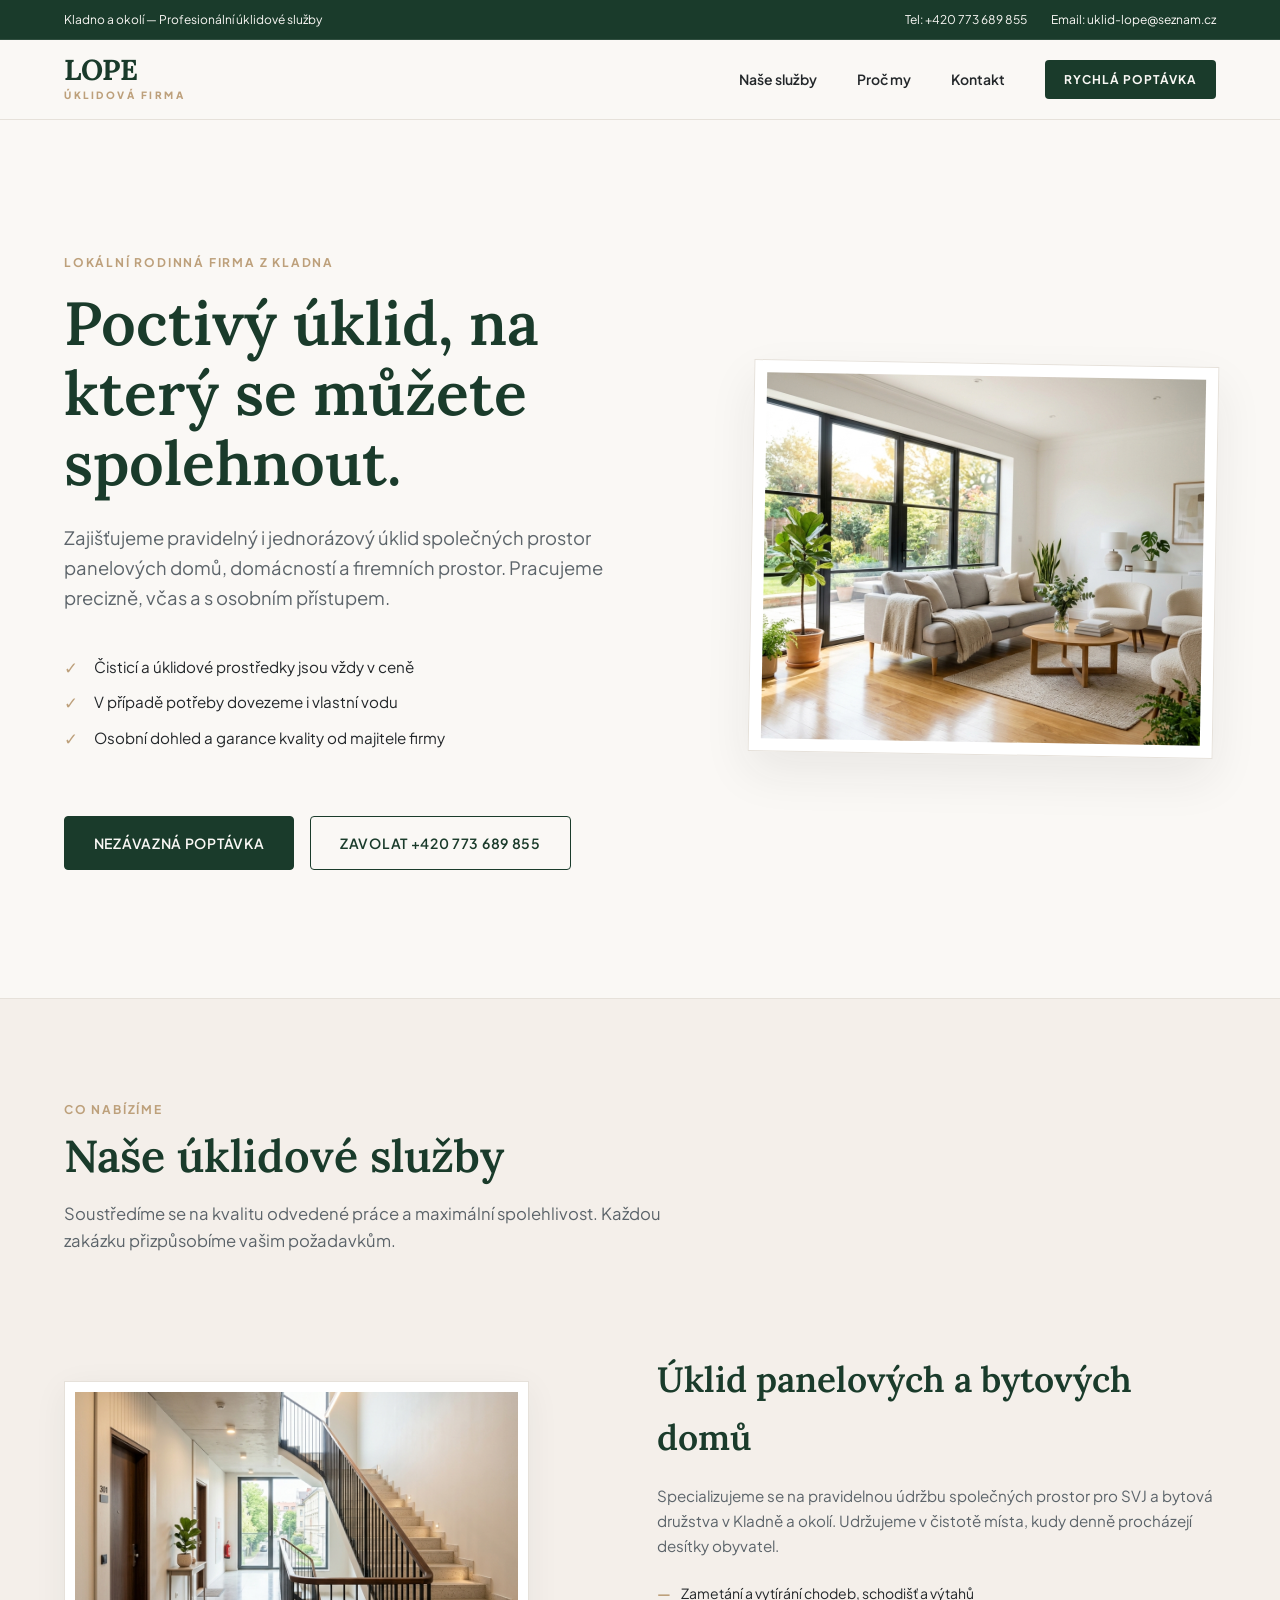
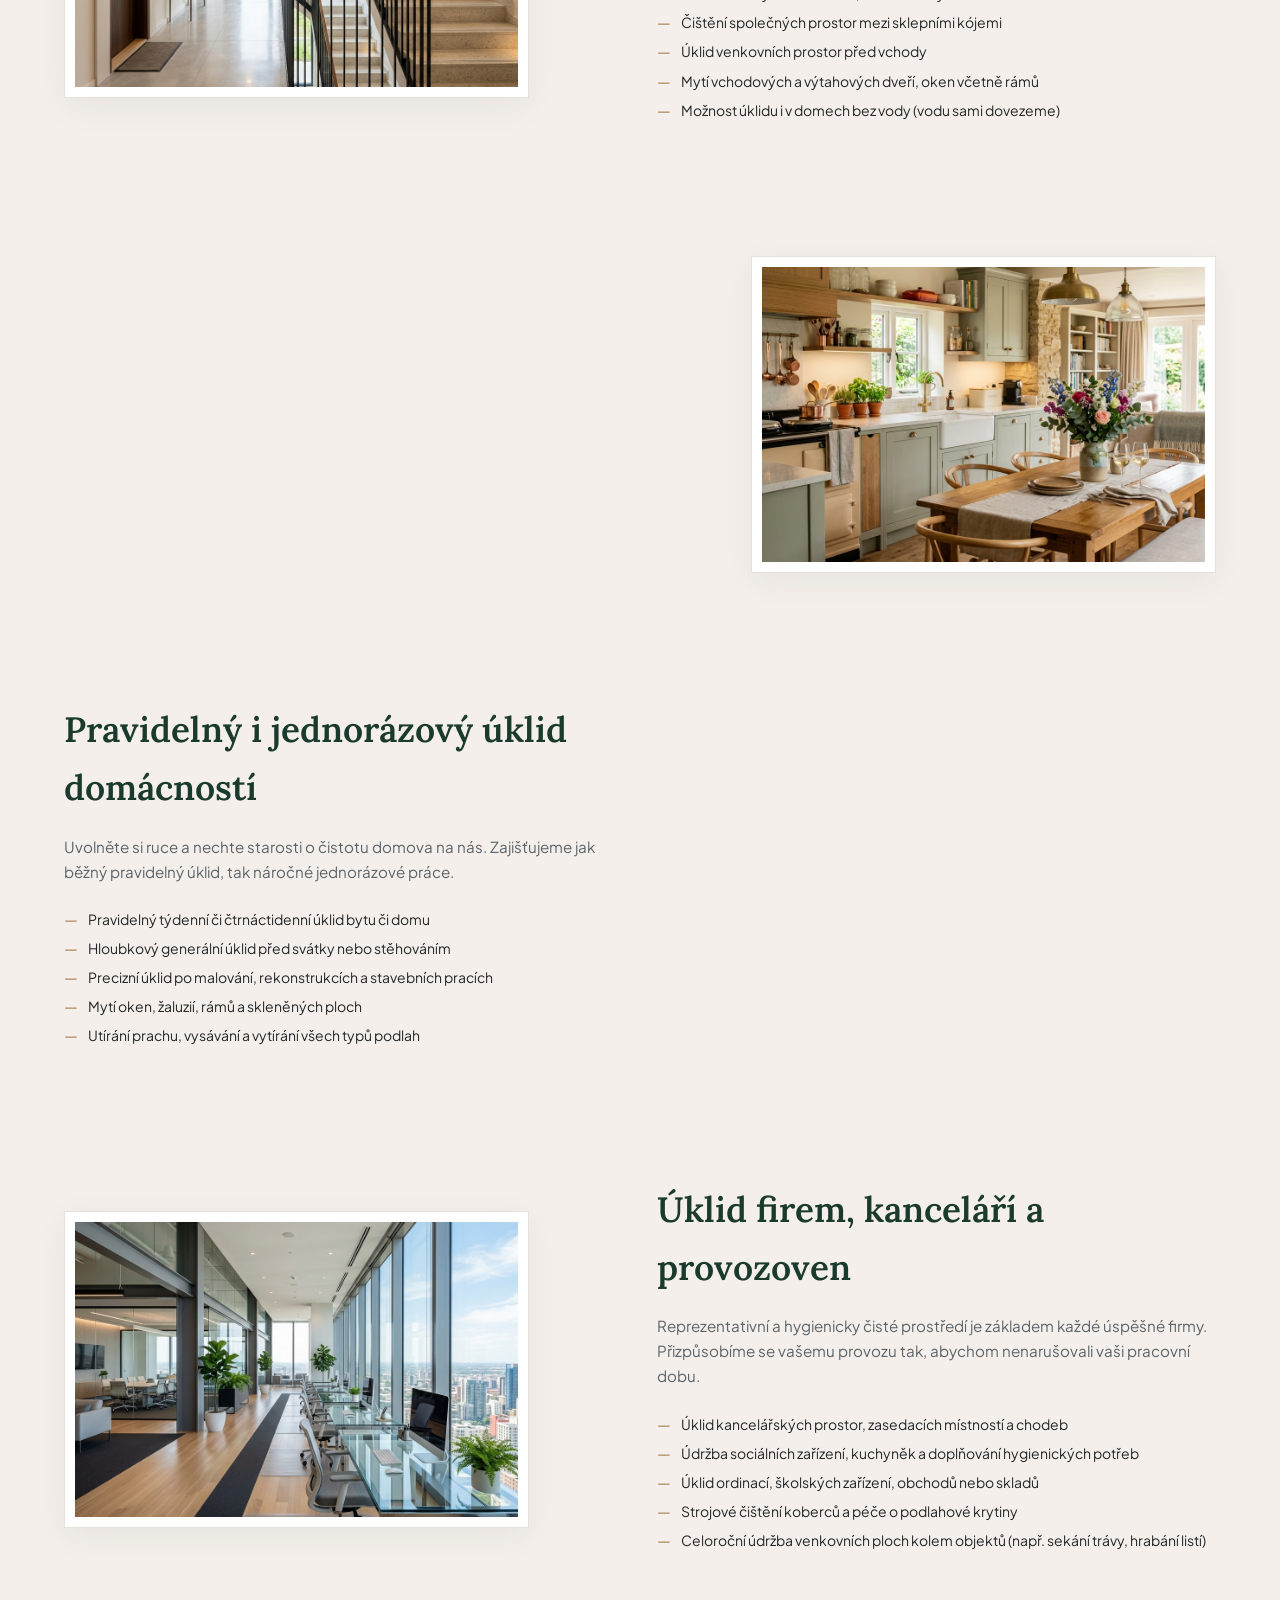
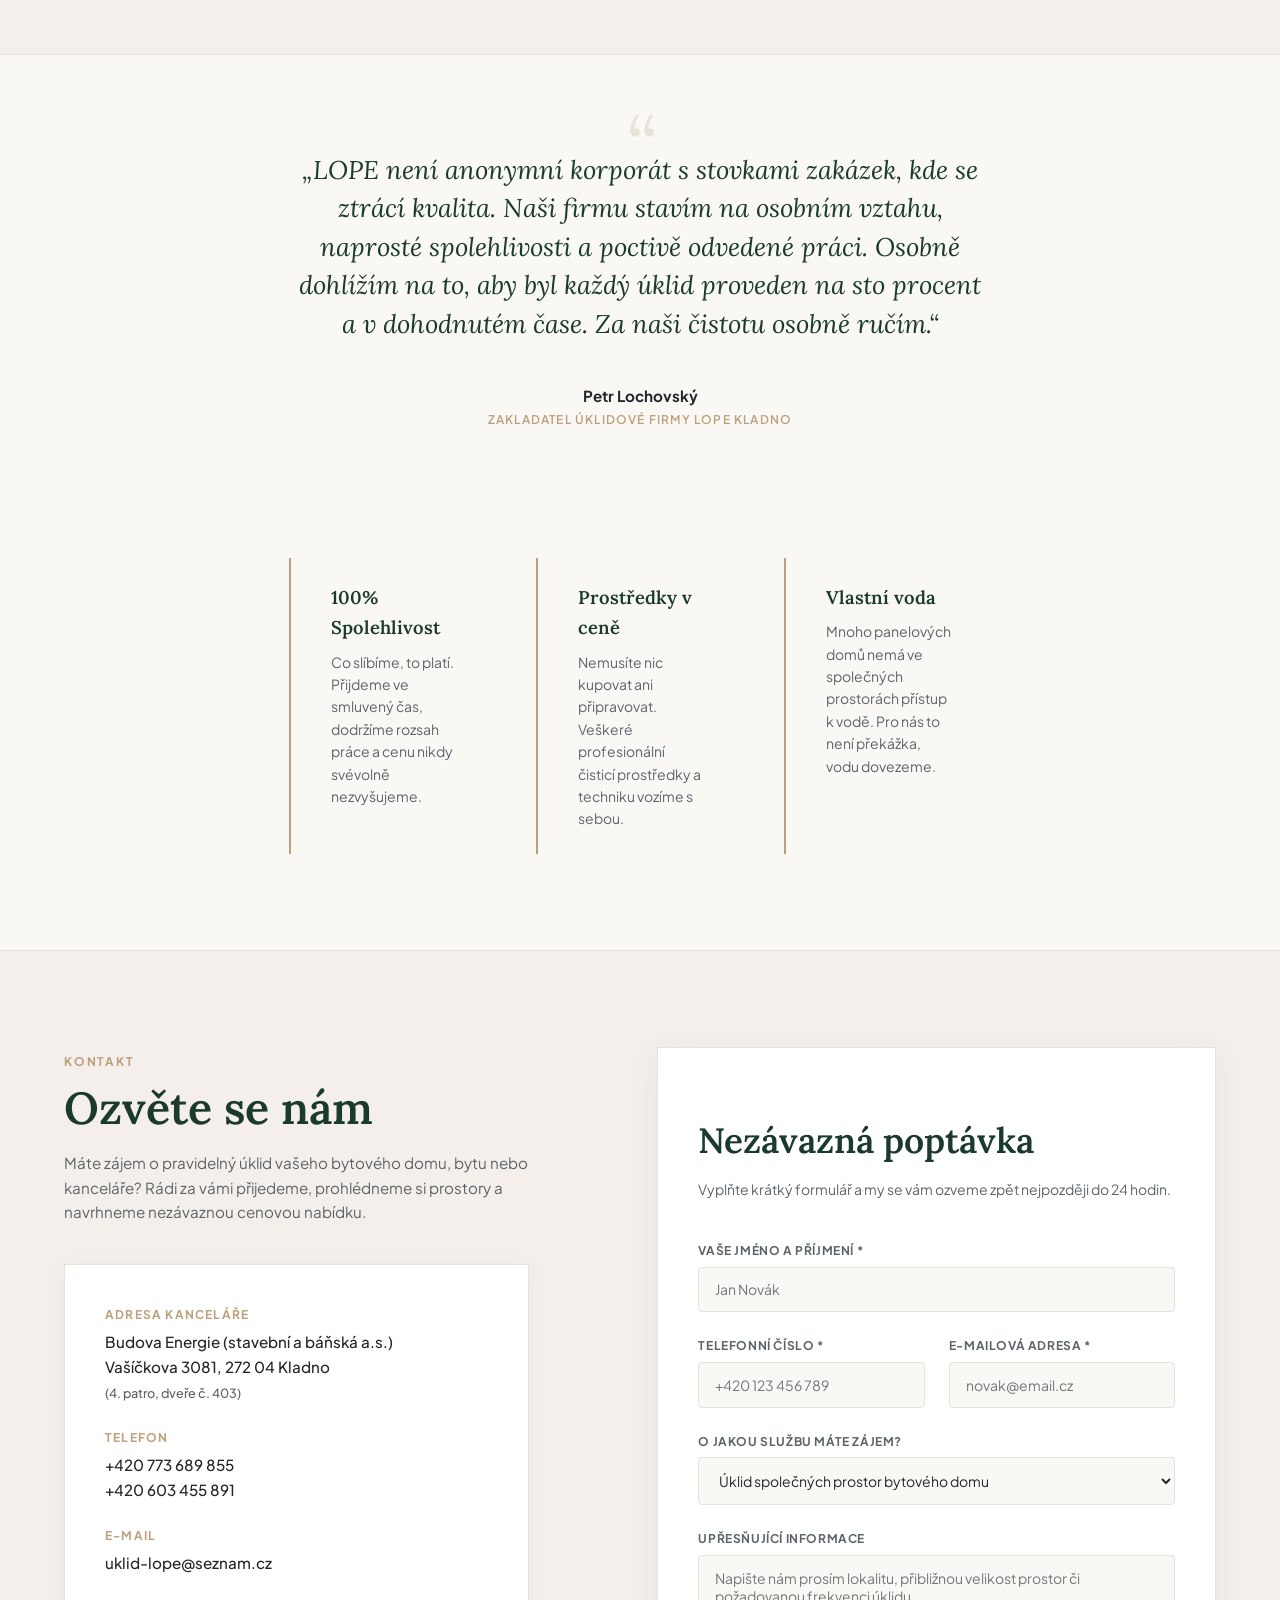
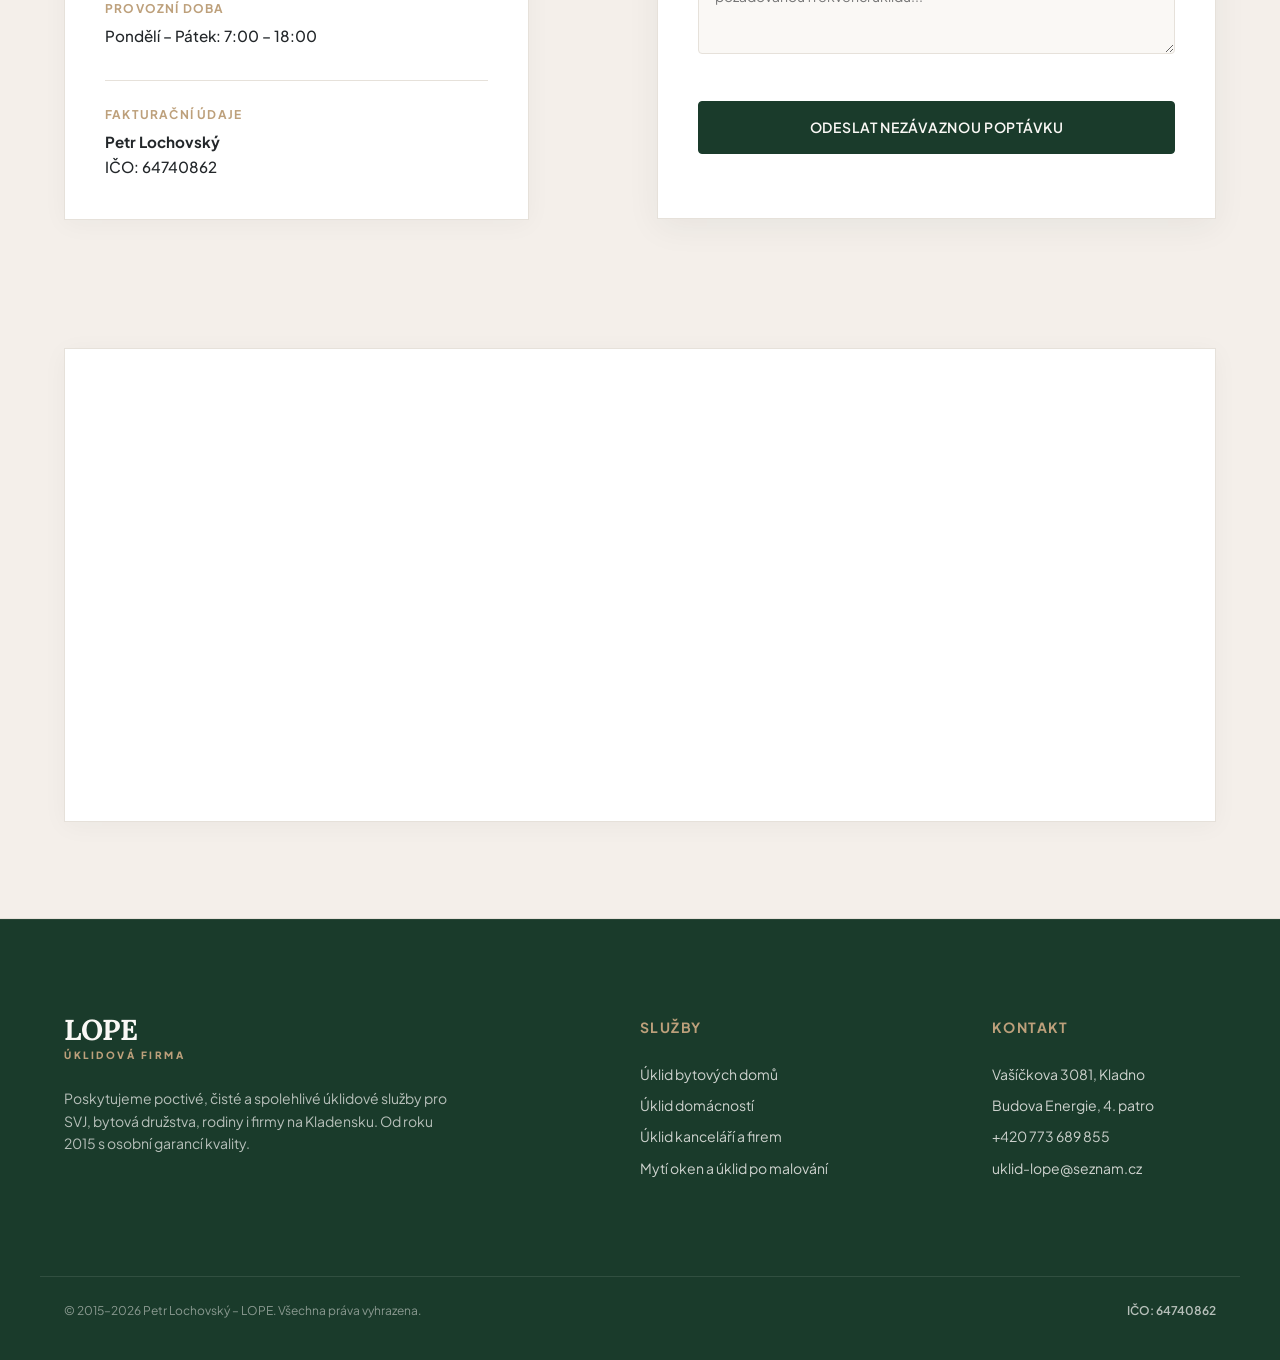
<file: demos/uklid/index.html>
<!DOCTYPE html>
<html lang="cs">
<head>
  <meta charset="UTF-8">
  <meta name="viewport" content="width=device-width, initial-scale=1.0">
  <title>LOPE — Úklidová firma Kladno | Profesionální úklid panelových domů, domácností a kanceláří</title>
  <meta name="description" content="Úklidová firma LOPE Kladno poskytuje spolehlivý úklid společných prostor bytových domů (pro SVJ), domácností a firem. Profesionální přístup od roku 2015.">
  <meta name="keywords" content="úklid Kladno, úklidová firma, úklid panelových domů, úklid společných prostor, úklid domácností, úklid kanceláří, Petr Lochovský">
  
  <!-- Open Graph -->
  <meta property="og:title" content="LOPE — Úklidová firma Kladno a okolí">
  <meta property="og:description" content="Poctivý úklid společných prostor bytových domů, bytů i kanceláří s osobní zárukou kvality.">
  <meta property="og:type" content="website">
  <meta property="og:url" content="https://www.uklid-lope.cz/">
  <meta property="og:site_name" content="LOPE Kladno">
  <link rel="canonical" href="https://www.uklid-lope.cz/">
  
  <!-- CSS -->
  <link rel="stylesheet" href="/demos/uklid/index.css">
</head>
<body>

  <!-- TOP UTILITY BAR (Quick Contacts) -->
  <div class="utility-bar">
    <div class="container utility-inner">
      <span class="utility-text">Kladno a okolí — Profesionální úklidové služby</span>
      <div class="utility-contacts">
        <a href="tel:+420773689855" class="utility-link">Tel: +420 773 689 855</a>
        <a href="mailto:uklid-lope@seznam.cz" class="utility-link">Email: uklid-lope@seznam.cz</a>
      </div>
    </div>
  </div>

  <!-- SITE HEADER -->
  <header class="site-header" id="header">
    <div class="container header-inner">
      <a href="#" class="logo" id="logo">
        <span class="logo-title">LOPE</span>
        <span class="logo-subtitle">ÚKLIDOVÁ FIRMA</span>
      </a>

      <nav class="nav-desktop" id="nav-desktop">
        <a href="#sluzby" class="nav-link">Naše služby</a>
        <a href="#o-nas" class="nav-link">Proč my</a>
        <a href="#kontakt" class="nav-link">Kontakt</a>
        <a href="#poptavka" class="nav-cta">Rychlá poptávka</a>
      </nav>

      <button class="menu-toggle" id="menu-toggle" aria-label="Otevřít menu">
        <span></span>
        <span></span>
        <span></span>
      </button>
    </div>
  </header>

  <!-- MOBILE NAVIGATION -->
  <nav class="nav-mobile" id="nav-mobile">
    <a href="#sluzby" class="nav-link">Naše služby</a>
    <a href="#o-nas" class="nav-link">Proč my</a>
    <a href="#kontakt" class="nav-link">Kontakt</a>
    <a href="#poptavka" class="nav-cta">Rychlá poptávka</a>
  </nav>

  <!-- HERO SECTION -->
  <section class="hero" id="hero">
    <div class="container hero-inner-grid">
      <div class="hero-text-content">
        <span class="hero-pretitle">Lokální rodinná firma z Kladna</span>
        <h1 class="hero-title">
          Poctivý úklid, na který se můžete spolehnout.
        </h1>
        <p class="hero-subtitle">
          Zajišťujeme pravidelný i jednorázový úklid společných prostor panelových domů, domácností a firemních prostor. Pracujeme precizně, včas a s osobním přístupem.
        </p>
        
        <ul class="hero-bullets">
          <li class="hero-bullet-item">
            <span class="bullet-check">✓</span>
            <span>Čisticí a úklidové prostředky jsou vždy v ceně</span>
          </li>
          <li class="hero-bullet-item">
            <span class="bullet-check">✓</span>
            <span>V případě potřeby dovezeme i vlastní vodu</span>
          </li>
          <li class="hero-bullet-item">
            <span class="bullet-check">✓</span>
            <span>Osobní dohled a garance kvality od majitele firmy</span>
          </li>
        </ul>

        <div class="hero-actions">
          <a href="#poptavka" class="btn btn-primary">Nezávazná poptávka</a>
          <a href="tel:+420773689855" class="btn btn-outline">Zavolat +420 773 689 855</a>
        </div>
      </div>
      
      <div class="hero-image-wrapper">
        <div class="hero-image-frame">
          <img src="/demos/uklid/images/hero.png" alt="Čistý a uklizený bytový prostor" width="600" height="500">
        </div>
      </div>
    </div>
  </section>

  <!-- SERVICES SECTION -->
  <section class="section section-services" id="sluzby">
    <div class="container">
      <div class="section-header">
        <span class="section-label">Co nabízíme</span>
        <h2 class="section-title">Naše úklidové služby</h2>
        <p class="section-subtitle">
          Soustředíme se na kvalitu odvedené práce a maximální spolehlivost. Každou zakázku přizpůsobíme vašim požadavkům.
        </p>
      </div>

      <div class="services-list-stacked">
        <!-- Service 1 -->
        <div class="service-item">
          <div class="service-item-media">
            <img src="/demos/uklid/images/apartment.png" alt="Úklid společných prostor bytových domů" loading="lazy">
          </div>
          <div class="service-item-content">
            <h3 class="service-item-title">Úklid panelových a bytových domů</h3>
            <p class="service-item-text">
              Specializujeme se na pravidelnou údržbu společných prostor pro SVJ a bytová družstva v Kladně a okolí. Udržujeme v čistotě místa, kudy denně procházejí desítky obyvatel.
            </p>
            <ul class="service-item-bullets">
              <li>Zametání a vytírání chodeb, schodišť a výtahů</li>
              <li>Čištění společných prostor mezi sklepními kójemi</li>
              <li>Úklid venkovních prostor před vchody</li>
              <li>Mytí vchodových a výtahových dveří, oken včetně rámů</li>
              <li>Možnost úklidu i v domech bez vody (vodu sami dovezeme)</li>
            </ul>
          </div>
        </div>

        <!-- Service 2 -->
        <div class="service-item row-reverse">
          <div class="service-item-media">
            <img src="/demos/uklid/images/household.png" alt="Úklid domácností" loading="lazy">
          </div>
          <div class="service-item-content">
            <h3 class="service-item-title">Pravidelný i jednorázový úklid domácností</h3>
            <p class="service-item-text">
              Uvolněte si ruce a nechte starosti o čistotu domova na nás. Zajišťujeme jak běžný pravidelný úklid, tak náročné jednorázové práce.
            </p>
            <ul class="service-item-bullets">
              <li>Pravidelný týdenní či čtrnáctidenní úklid bytu či domu</li>
              <li>Hloubkový generální úklid před svátky nebo stěhováním</li>
              <li>Precizní úklid po malování, rekonstrukcích a stavebních pracích</li>
              <li>Mytí oken, žaluzií, rámů a skleněných ploch</li>
              <li>Utírání prachu, vysávání a vytírání všech typů podlah</li>
            </ul>
          </div>
        </div>

        <!-- Service 3 -->
        <div class="service-item">
          <div class="service-item-media">
            <img src="/demos/uklid/images/office.png" alt="Úklid kanceláří a firem" loading="lazy">
          </div>
          <div class="service-item-content">
            <h3 class="service-item-title">Úklid firem, kanceláří a provozoven</h3>
            <p class="service-item-text">
              Reprezentativní a hygienicky čisté prostředí je základem každé úspěšné firmy. Přizpůsobíme se vašemu provozu tak, abychom nenarušovali vaši pracovní dobu.
            </p>
            <ul class="service-item-bullets">
              <li>Úklid kancelářských prostor, zasedacích místností a chodeb</li>
              <li>Údržba sociálních zařízení, kuchyněk a doplňování hygienických potřeb</li>
              <li>Úklid ordinací, školských zařízení, obchodů nebo skladů</li>
              <li>Strojové čištění koberců a péče o podlahové krytiny</li>
              <li>Celoroční údržba venkovních ploch kolem objektů (např. sekání trávy, hrabání listí)</li>
            </ul>
          </div>
        </div>
      </div>
    </div>
  </section>

  <!-- FOUNDER & VALUES SECTION -->
  <section class="section section-quote" id="o-nas">
    <div class="container quote-container">
      <div class="quote-content">
        <blockquote class="founder-blockquote">
          „LOPE není anonymní korporát s stovkami zakázek, kde se ztrácí kvalita. Naši firmu stavím na osobním vztahu, naprosté spolehlivosti a poctivě odvedené práci. Osobně dohlížím na to, aby byl každý úklid proveden na sto procent a v dohodnutém čase. Za naši čistotu osobně ručím.“
        </blockquote>
        <div class="founder-author">
          <span class="founder-name">Petr Lochovský</span>
          <span class="founder-title">Zakladatel úklidové firmy LOPE Kladno</span>
        </div>
      </div>

      <div class="values-grid">
        <div class="value-card">
          <h4 class="value-card-title">100% Spolehlivost</h4>
          <p class="value-card-text">Co slíbíme, to platí. Přijdeme ve smluvený čas, dodržíme rozsah práce a cenu nikdy svévolně nezvyšujeme.</p>
        </div>
        <div class="value-card">
          <h4 class="value-card-title">Prostředky v ceně</h4>
          <p class="value-card-text">Nemusíte nic kupovat ani připravovat. Veškeré profesionální čisticí prostředky a techniku vozíme s sebou.</p>
        </div>
        <div class="value-card">
          <h4 class="value-card-title">Vlastní voda</h4>
          <p class="value-card-text">Mnoho panelových domů nemá ve společných prostorách přístup k vodě. Pro nás to není překážka, vodu dovezeme.</p>
        </div>
      </div>
    </div>
  </section>

  <!-- CONTACT & FORM SECTION -->
  <section class="section section-contact" id="kontakt">
    <div class="container contact-grid" id="poptavka">
      
      <!-- Contact Details -->
      <div class="contact-info">
        <span class="section-label">Kontakt</span>
        <h2 class="section-title">Ozvěte se nám</h2>
        <p class="contact-info-intro">
          Máte zájem o pravidelný úklid vašeho bytového domu, bytu nebo kanceláře? Rádi za vámi přijedeme, prohlédneme si prostory a navrhneme nezávaznou cenovou nabídku.
        </p>

        <div class="contact-card">
          <div class="contact-detail-row">
            <span class="detail-label">Adresa kanceláře</span>
            <span class="detail-value">
              Budova Energie (stavební a báňská a.s.)<br>
              Vašíčkova 3081, 272 04 Kladno<br>
              <small class="text-muted">(4. patro, dveře č. 403)</small>
            </span>
          </div>

          <div class="contact-detail-row">
            <span class="detail-label">Telefon</span>
            <span class="detail-value">
              <a href="tel:+420773689855">+420 773 689 855</a><br>
              <a href="tel:+420603455891">+420 603 455 891</a>
            </span>
          </div>

          <div class="contact-detail-row">
            <span class="detail-label">E-mail</span>
            <span class="detail-value">
              <a href="mailto:uklid-lope@seznam.cz">uklid-lope@seznam.cz</a>
            </span>
          </div>

          <div class="contact-detail-row">
            <span class="detail-label">Provozní doba</span>
            <span class="detail-value">Pondělí – Pátek: 7:00 – 18:00</span>
          </div>

          <div class="contact-detail-row border-top">
            <span class="detail-label">Fakturační údaje</span>
            <span class="detail-value">
              <strong>Petr Lochovský</strong><br>
              IČO: 64740862
            </span>
          </div>
        </div>
      </div>

      <!-- Contact Form -->
      <div class="contact-form-container">
        <h3 class="form-title">Nezávazná poptávka</h3>
        <p class="form-intro">Vyplňte krátký formulář a my se vám ozveme zpět nejpozději do 24 hodin.</p>
        
        <form id="contact-form" action="#" method="POST">
          <div class="form-group">
            <label for="name" class="form-label">Vaše jméno a příjmení *</label>
            <input type="text" id="name" name="name" class="form-input" placeholder="Jan Novák" required>
          </div>

          <div class="form-grid-2">
            <div class="form-group">
              <label for="phone" class="form-label">Telefonní číslo *</label>
              <input type="tel" id="phone" name="phone" class="form-input" placeholder="+420 123 456 789" required>
            </div>
            <div class="form-group">
              <label for="email" class="form-label">E-mailová adresa *</label>
              <input type="email" id="email" name="email" class="form-input" placeholder="novak@email.cz" required>
            </div>
          </div>

          <div class="form-group">
            <label for="service" class="form-label">O jakou službu máte zájem?</label>
            <select id="service" name="service" class="form-input">
              <option value="panelove-domy">Úklid společných prostor bytového domu</option>
              <option value="domacnosti">Úklid domácnosti (pravidelný či jednorázový)</option>
              <option value="firmy">Úklid kanceláří, firmy nebo provozovny</option>
              <option value="rekonstrukce">Úklid po malování a stavebních úpravách</option>
              <option value="jine">Jiná poptávka / Dotaz</option>
            </select>
          </div>

          <div class="form-group">
            <label for="message" class="form-label">Upřesňující informace</label>
            <textarea id="message" name="message" class="form-textarea" placeholder="Napište nám prosím lokalitu, přibližnou velikost prostor či požadovanou frekvenci úklidu..." rows="4"></textarea>
          </div>

          <button type="submit" class="btn btn-primary btn-block form-submit">
            Odeslat nezávaznou poptávku
          </button>
        </form>
      </div>

    </div>

    <!-- Interactive Map -->
    <div class="container map-section">
      <div class="map-wrapper">
        <iframe 
          src="https://www.google.com/maps/embed?pb=!1m18!1m12!1m3!1d2553.8643965935766!2d14.079213777402635!3d50.144983071536!2m3!1f0!2f0!3f0!3m2!1i1024!2i768!4f13.1!3m3!1m2!1s0x470bb475ec658db5%3A0xc3d5b88ec7b09fb7!2zVmHFocOtxI1rb3ZhIDMwODEsIDI3MiAwNCBLbGFkbm8!5e0!3m2!1scs!2scz!4v1717870000000!5m2!1scs!2scz"
          width="100%" 
          height="450" 
          style="border:0;" 
          allowfullscreen="" 
          loading="lazy" 
          referrerpolicy="no-referrer-when-downgrade"
          title="Mapa - Budova Energie Kladno, Vašíčkova 3081">
        </iframe>
      </div>
    </div>
  </section>

  <!-- FOOTER -->
  <footer class="site-footer">
    <div class="container footer-inner">
      <div class="footer-brand">
        <span class="logo-title">LOPE</span>
        <span class="logo-subtitle">ÚKLIDOVÁ FIRMA</span>
        <p class="footer-brand-text">
          Poskytujeme poctivé, čisté a spolehlivé úklidové služby pro SVJ, bytová družstva, rodiny i firmy na Kladensku. Od roku 2015 s osobní garancí kvality.
        </p>
      </div>

      <div class="footer-links-group">
        <h4 class="footer-heading">Služby</h4>
        <ul class="footer-links">
          <li><a href="#sluzby">Úklid bytových domů</a></li>
          <li><a href="#sluzby">Úklid domácností</a></li>
          <li><a href="#sluzby">Úklid kanceláří a firem</a></li>
          <li><a href="#sluzby">Mytí oken a úklid po malování</a></li>
        </ul>
      </div>

      <div class="footer-links-group">
        <h4 class="footer-heading">Kontakt</h4>
        <ul class="footer-links">
          <li>Vašíčkova 3081, Kladno</li>
          <li>Budova Energie, 4. patro</li>
          <li><a href="tel:+420773689855">+420 773 689 855</a></li>
          <li><a href="mailto:uklid-lope@seznam.cz">uklid-lope@seznam.cz</a></li>
        </ul>
      </div>
    </div>

    <div class="container footer-bottom">
      <p class="copyright">© 2015–2026 Petr Lochovský – LOPE. Všechna práva vyhrazena.</p>
      <p class="billing-info">IČO: 64740862</p>
    </div>
  </footer>

  <script src="/demos/uklid/main.js"></script>
</body>
</html>
</file>
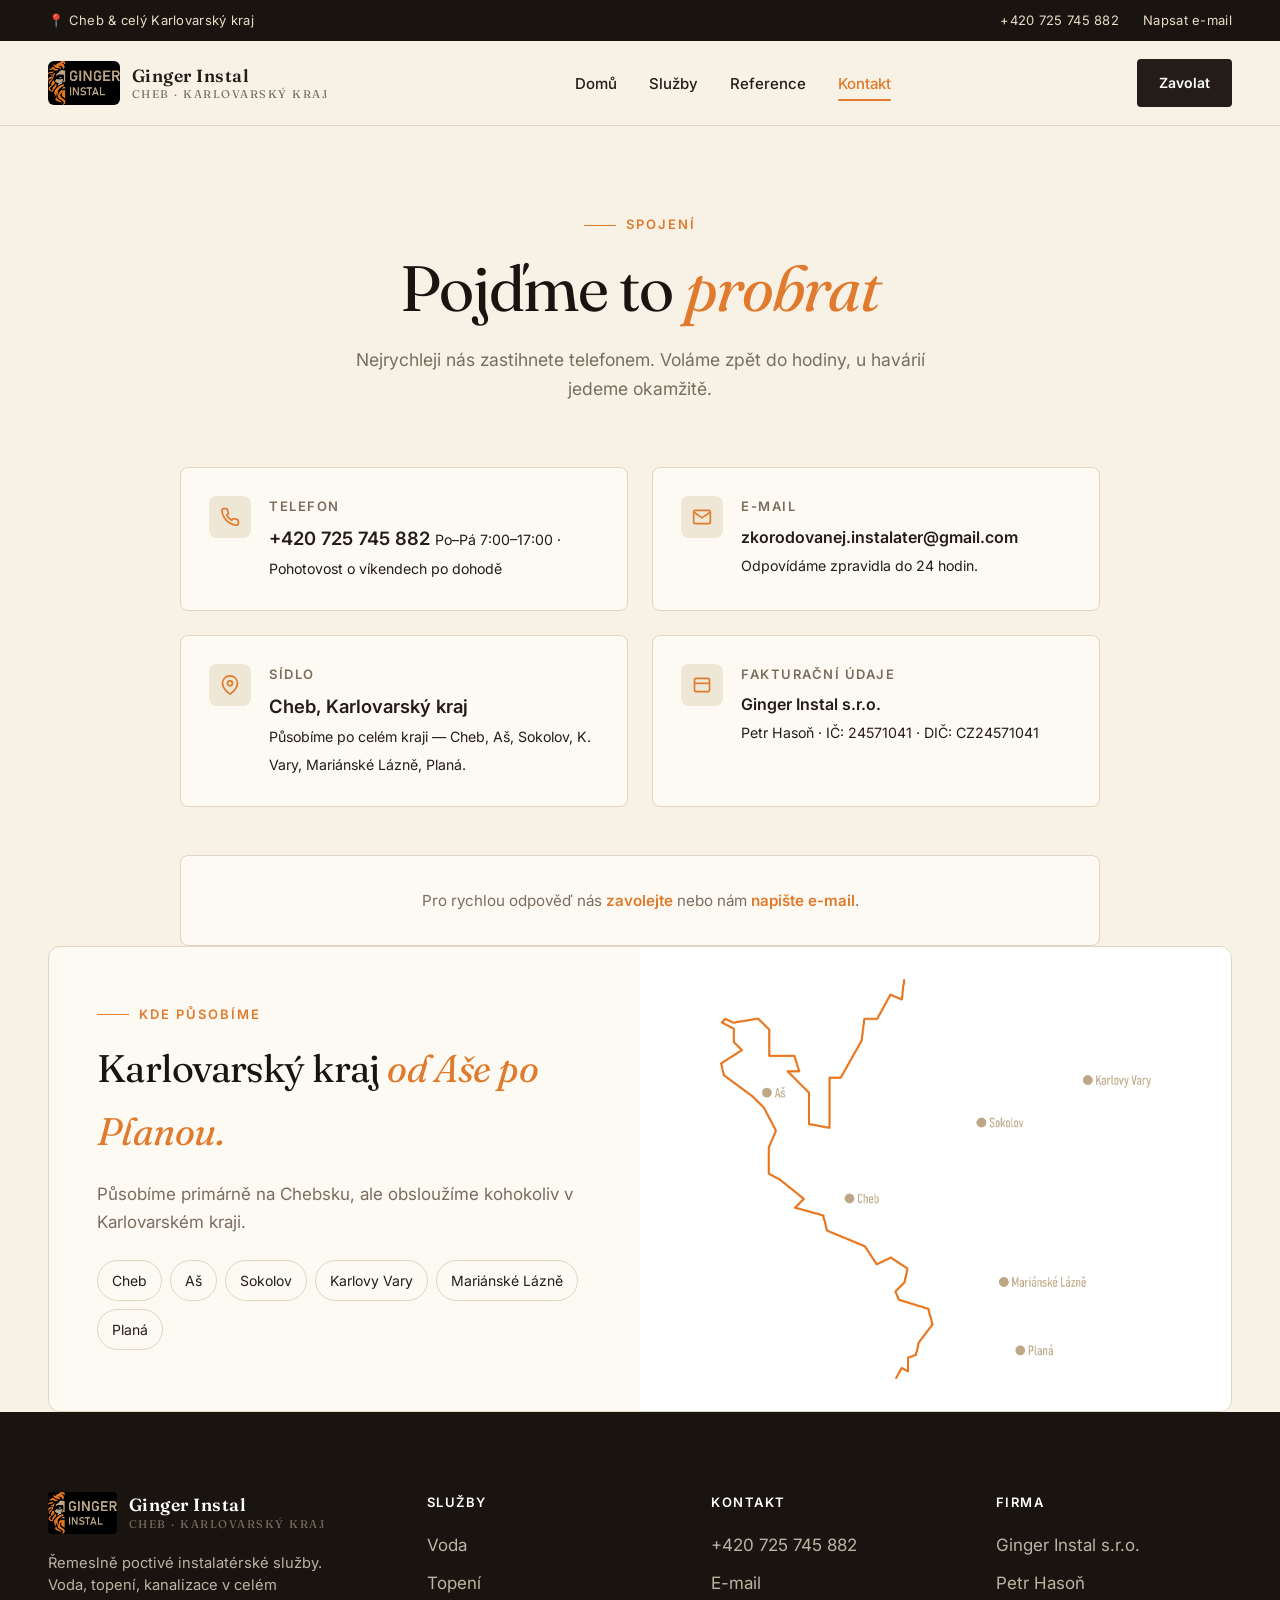
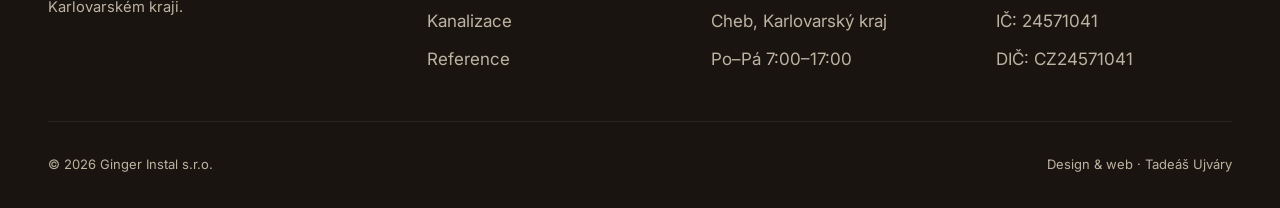
<file: demos/instalater/kontakt.html>
<!doctype html>
<html lang="cs">
<head>
<meta charset="utf-8">
<meta name="viewport" content="width=device-width,initial-scale=1">
<title>Kontakt — Ginger Instal Cheb · +420 725 745 882</title>
<meta name="description" content="Kontakt na instalatéra v Chebu. Volejte +420 725 745 882 nebo nám napište přes formulář.">
<link rel="icon" type="image/png" href="/demos/instalater/assets/logo.webp">
<link rel="preconnect" href="https://fonts.googleapis.com">
<link rel="preconnect" href="https://fonts.gstatic.com" crossorigin>
<link href="https://fonts.googleapis.com/css2?family=Fraunces:ital,opsz,wght@0,9..144,400;0,9..144,500;0,9..144,600;1,9..144,400&family=Inter:wght@400;500;600;700&display=swap" rel="stylesheet">
<link rel="stylesheet" href="/demos/instalater/assets/styles.css">
</head>
<body>

<div class="topbar">
  <div class="wrap">
    <span>📍 Cheb &amp; celý Karlovarský kraj</span>
    <div class="right">
      <a href="tel:+420725745882">+420 725 745 882</a>
      <a href="mailto:zkorodovanej.instalater@gmail.com"><span class="hide-sm">Napsat e-mail</span></a>
    </div>
  </div>
</div>

<header class="main">
  <div class="nav">
    <a href="/demos/instalater/" class="brand">
      <img src="/demos/instalater/assets/logo.webp" alt="Ginger Instal">
      <div class="name">Ginger Instal<small>Cheb · Karlovarský kraj</small></div>
    </a>
    <nav class="links">
      <ul>
        <li><a href="/demos/instalater/">Domů</a></li>
        <li><a href="/demos/instalater/sluzby">Služby</a></li>
        <li><a href="/demos/instalater/reference">Reference</a></li>
        <li><a href="/demos/instalater/kontakt" class="active">Kontakt</a></li>
      </ul>
    </nav>
    <a href="tel:+420725745882" class="cta">Zavolat</a>
    <button class="burger" aria-label="Menu" aria-expanded="false">
      <svg viewBox="0 0 24 24" fill="none" stroke="currentColor" stroke-width="2"><line x1="3" y1="6" x2="21" y2="6"/><line x1="3" y1="12" x2="21" y2="12"/><line x1="3" y1="18" x2="21" y2="18"/></svg>
    </button>
  </div>
</header>

<section class="page-head wrap">
  <span class="eyebrow">Spojení</span>
  <h1>Pojďme to <em>probrat</em></h1>
  <p>Nejrychleji nás zastihnete telefonem. Voláme zpět do hodiny, u havárií jedeme okamžitě.</p>
</section>

<section class="wrap" style="padding-top:0">
  <div class="kontakt-info reveal" style="display:grid;grid-template-columns:1fr 1fr;gap:24px;max-width:920px;margin:0 auto">
    <div class="info-card">
      <div class="ico"><svg viewBox="0 0 24 24" fill="none" stroke="currentColor" stroke-width="2"><path d="M22 16.92v3a2 2 0 0 1-2.18 2 19.79 19.79 0 0 1-8.63-3.07 19.5 19.5 0 0 1-6-6 19.79 19.79 0 0 1-3.07-8.67A2 2 0 0 1 4.11 2h3a2 2 0 0 1 2 1.72c.13.96.37 1.9.72 2.81a2 2 0 0 1-.45 2.11L8.09 9.91a16 16 0 0 0 6 6l1.27-1.27a2 2 0 0 1 2.11-.45c.91.35 1.85.59 2.81.72A2 2 0 0 1 22 16.92z"/></svg></div>
      <div>
        <h4>Telefon</h4>
        <a class="v" href="tel:+420725745882">+420 725 745 882</a>
        <small>Po–Pá 7:00–17:00 · Pohotovost o víkendech po dohodě</small>
      </div>
    </div>

    <div class="info-card">
      <div class="ico"><svg viewBox="0 0 24 24" fill="none" stroke="currentColor" stroke-width="2"><path d="M4 4h16c1.1 0 2 .9 2 2v12c0 1.1-.9 2-2 2H4c-1.1 0-2-.9-2-2V6c0-1.1.9-2 2-2z"/><polyline points="22,6 12,13 2,6"/></svg></div>
      <div>
        <h4>E-mail</h4>
        <a class="v" href="mailto:zkorodovanej.instalater@gmail.com" style="word-break:break-all;font-size:1rem">zkorodovanej.instalater@gmail.com</a>
        <small>Odpovídáme zpravidla do 24 hodin.</small>
      </div>
    </div>

    <div class="info-card">
      <div class="ico"><svg viewBox="0 0 24 24" fill="none" stroke="currentColor" stroke-width="2"><path d="M21 10c0 7-9 13-9 13s-9-6-9-13a9 9 0 0 1 18 0z"/><circle cx="12" cy="10" r="3"/></svg></div>
      <div>
        <h4>Sídlo</h4>
        <div class="v">Cheb, Karlovarský kraj</div>
        <small>Působíme po celém kraji — Cheb, Aš, Sokolov, K. Vary, Mariánské Lázně, Planá.</small>
      </div>
    </div>

    <div class="info-card">
      <div class="ico"><svg viewBox="0 0 24 24" fill="none" stroke="currentColor" stroke-width="2"><rect x="3" y="4" width="18" height="16" rx="2"/><path d="M3 10h18"/></svg></div>
      <div>
        <h4>Fakturační údaje</h4>
        <div class="v" style="font-size:1rem">Ginger Instal s.r.o.</div>
        <small>Petr Hasoň · IČ: 24571041 · DIČ: CZ24571041</small>
      </div>
    </div>
  </div>

  <div class="reveal" style="margin:48px auto 0;max-width:920px;text-align:center;padding:32px;background:var(--paper);border:1px solid var(--line);border-radius:8px">
    <p style="color:var(--muted);font-size:.95rem;margin:0">Pro rychlou odpověď nás <a href="tel:+420725745882" style="color:var(--orange);font-weight:600">zavolejte</a> nebo nám <a href="mailto:zkorodovanej.instalater@gmail.com" style="color:var(--orange);font-weight:600">napište e-mail</a>.</p>
  </div>
</section>

<section class="wrap" style="padding-top:0">
  <div class="reveal" style="background:var(--paper);border:1px solid var(--line);border-radius:12px;overflow:hidden;display:grid;grid-template-columns:1fr 1fr;align-items:stretch">
    <div style="padding:48px">
      <span class="eyebrow">Kde působíme</span>
      <h2 class="serif" style="font-size:clamp(1.6rem,3vw,2.4rem);font-weight:400;letter-spacing:-.015em;margin-top:12px;color:var(--black)">Karlovarský kraj <em style="color:var(--orange);font-style:italic">od Aše po Planou.</em></h2>
      <p style="color:var(--muted);margin-top:16px">Působíme primárně na Chebsku, ale obsloužíme kohokoliv v Karlovarském kraji.</p>
      <div style="display:flex;flex-wrap:wrap;gap:8px;margin-top:24px">
        <span style="padding:8px 14px;border:1px solid var(--line);border-radius:999px;font-size:14px">Cheb</span>
        <span style="padding:8px 14px;border:1px solid var(--line);border-radius:999px;font-size:14px">Aš</span>
        <span style="padding:8px 14px;border:1px solid var(--line);border-radius:999px;font-size:14px">Sokolov</span>
        <span style="padding:8px 14px;border:1px solid var(--line);border-radius:999px;font-size:14px">Karlovy Vary</span>
        <span style="padding:8px 14px;border:1px solid var(--line);border-radius:999px;font-size:14px">Mariánské Lázně</span>
        <span style="padding:8px 14px;border:1px solid var(--line);border-radius:999px;font-size:14px">Planá</span>
      </div>
    </div>
    <div style="background:#fff;padding:32px;display:flex;align-items:center;justify-content:center">
      <img src="/demos/instalater/assets/pusobeni.png" alt="Mapa pokrytí" style="max-height:400px;width:auto">
    </div>
  </div>
</section>

<footer>
  <div class="wrap">
    <div class="foot-grid">
      <div class="foot-brand">
        <a href="/demos/instalater/" class="brand">
          <img src="/demos/instalater/assets/logo.webp" alt="Ginger Instal">
          <div class="name" style="color:#fff">Ginger Instal<small style="color:#7a6d5e">Cheb · Karlovarský kraj</small></div>
        </a>
        <p>Řemeslně poctivé instalatérské služby. Voda, topení, kanalizace v celém Karlovarském kraji.</p>
      </div>
      <div><h5>Služby</h5><ul><li><a href="/demos/instalater/sluzby#voda">Voda</a></li><li><a href="/demos/instalater/sluzby#topeni">Topení</a></li><li><a href="/demos/instalater/sluzby#kanalizace">Kanalizace</a></li><li><a href="/demos/instalater/reference">Reference</a></li></ul></div>
      <div><h5>Kontakt</h5><ul><li><a href="tel:+420725745882">+420 725 745 882</a></li><li><a href="mailto:zkorodovanej.instalater@gmail.com">E-mail</a></li><li>Cheb, Karlovarský kraj</li><li>Po–Pá 7:00–17:00</li></ul></div>
      <div><h5>Firma</h5><ul><li>Ginger Instal s.r.o.</li><li>Petr Hasoň</li><li>IČ: 24571041</li><li>DIČ: CZ24571041</li></ul></div>
    </div>
    <div class="foot-bottom"><div>© 2026 Ginger Instal s.r.o.</div><div>Design &amp; web · Tadeáš Ujváry</div></div>
  </div>
</footer>

<script src="/demos/instalater/assets/app.js"></script>
</body>
</html>
</file>
<file: demos/uklid/index.css>
/* ===================================================
   LOPE Úklidová firma Kladno — Editorial Design System
   =================================================== */

@import url('https://fonts.googleapis.com/css2?family=Lora:ital,wght@0,400..700;1,400..700&family=Plus+Jakarta+Sans:ital,wght@0,300..800;1,300..800&display=swap');

/* ── Design Tokens ── */
:root {
  /* Premium Warm & Clean Palette */
  --c-primary: #1a3b2b;        /* Deep Forest Green */
  --c-primary-light: #2c5843;  /* Muted Forest Green */
  --c-accent: #bda07b;         /* Warm Gold/Ochre */
  --c-bg: #faf8f5;             /* Off-White / Cream */
  --c-bg-alt: #f4efea;         /* Muted Warm Gray/Beige */
  --c-border: #e6e1da;         /* Soft warm gray border */
  
  /* Text */
  --c-text: #23272a;           /* Deep Charcoal (highly legible, soft) */
  --c-text-muted: #5c646a;     /* Muted Charcoal */
  --c-white: #ffffff;
  
  /* Status Colors */
  --c-success: #2c5843;
  --c-error: #a84444;

  /* Typography */
  --ff-heading: 'Lora', Georgia, serif;
  --ff-body: 'Plus Jakarta Sans', system-ui, -apple-system, sans-serif;
  
  --fs-hero: clamp(2.2rem, 5vw, 3.8rem);
  --fs-h1: clamp(1.8rem, 4vw, 2.8rem);
  --fs-h2: clamp(1.5rem, 3vw, 2.2rem);
  --fs-h3: clamp(1.2rem, 2.5vw, 1.6rem);
  --fs-body: clamp(0.95rem, 1.1vw, 1.05rem);
  --fs-small: 0.875rem;
  --fs-xs: 0.75rem;
  
  --lh-heading: 1.25;
  --lh-body: 1.65;

  /* Spacing */
  --space-xs: 0.5rem;
  --space-sm: 1rem;
  --space-md: 1.5rem;
  --space-lg: 2.5rem;
  --space-xl: 4rem;
  --space-2xl: 6rem;
  --space-3xl: 8rem;

  /* Layout */
  --max-w: 1200px;
  --max-w-narrow: 750px;
  --header-h: 80px;
  --utility-h: 40px;
  
  /* Shadows & Borders */
  --radius-sm: 4px;
  --radius-md: 8px;
  --radius-lg: 16px;
  
  --shadow-subtle: 0 4px 24px rgba(35, 39, 42, 0.04);
  --shadow-medium: 0 8px 32px rgba(26, 59, 43, 0.06);
  --shadow-img: 0 20px 48px rgba(35, 39, 42, 0.08);
  
  --ease: cubic-bezier(0.25, 1, 0.5, 1);
  --transition-fast: 150ms var(--ease);
  --transition-normal: 300ms var(--ease);
}

/* ── Reset & Base ── */
*,
*::before,
*::after {
  box-sizing: border-box;
  margin: 0;
  padding: 0;
}

html {
  scroll-behavior: smooth;
  -webkit-text-size-adjust: 100%;
  scroll-padding-top: calc(var(--header-h) + var(--utility-h) + 20px);
}

body {
  font-family: var(--ff-body);
  font-size: var(--fs-body);
  line-height: var(--lh-body);
  color: var(--c-text);
  background: var(--c-bg);
  overflow-x: hidden;
  -webkit-font-smoothing: antialiased;
  -moz-osx-font-smoothing: grayscale;
}

img {
  max-width: 100%;
  height: auto;
  display: block;
}

a {
  color: inherit;
  text-decoration: none;
  transition: color var(--transition-fast);
}

button {
  border: none;
  background: none;
  cursor: pointer;
  font: inherit;
}

/* ── Layout & Typography Utilities ── */
.container {
  width: 100%;
  max-width: var(--max-w);
  margin-inline: auto;
  padding-inline: var(--space-md);
}

.section {
  padding-block: var(--space-2xl);
}

.section-label {
  display: inline-block;
  font-size: var(--fs-xs);
  font-weight: 700;
  text-transform: uppercase;
  letter-spacing: 0.15em;
  color: var(--c-accent);
  margin-bottom: var(--space-xs);
}

.section-title {
  font-family: var(--ff-heading);
  font-size: var(--fs-h1);
  color: var(--c-primary);
  font-weight: 600;
  line-height: var(--lh-heading);
  margin-bottom: var(--space-sm);
}

.section-subtitle {
  font-size: clamp(1rem, 1.3vw, 1.15rem);
  color: var(--c-text-muted);
  max-width: 600px;
}

.section-header {
  margin-bottom: var(--space-2xl);
}

.text-muted {
  color: var(--c-text-muted);
}

/* ── Buttons ── */
.btn {
  display: inline-flex;
  align-items: center;
  justify-content: center;
  padding: 0.9rem 1.8rem;
  font-family: var(--ff-body);
  font-weight: 600;
  font-size: var(--fs-small);
  text-transform: uppercase;
  letter-spacing: 0.05em;
  border-radius: var(--radius-sm);
  transition: all var(--transition-normal);
  border: 1px solid transparent;
}

.btn-primary {
  background: var(--c-primary);
  color: var(--c-bg);
  border-color: var(--c-primary);
}

.btn-primary:hover {
  background: var(--c-primary-light);
  border-color: var(--c-primary-light);
  transform: translateY(-2px);
  box-shadow: var(--shadow-subtle);
}

.btn-outline {
  background: transparent;
  color: var(--c-primary);
  border-color: var(--c-primary);
}

.btn-outline:hover {
  background: rgba(26, 59, 43, 0.05);
  transform: translateY(-2px);
}

.btn-block {
  display: width;
  width: 100%;
}

/* ── Utility Bar ── */
.utility-bar {
  height: var(--utility-h);
  background: var(--c-primary);
  color: var(--c-bg);
  font-size: var(--fs-xs);
  display: flex;
  align-items: center;
  border-bottom: 1px solid rgba(250, 248, 246, 0.1);
  z-index: 1002;
  position: relative;
}

.utility-inner {
  display: flex;
  justify-content: space-between;
  align-items: center;
}

.utility-contacts {
  display: flex;
  gap: var(--space-md);
}

.utility-link:hover {
  color: var(--c-accent);
}

/* ── Site Header ── */
.site-header {
  height: var(--header-h);
  background: var(--c-bg);
  border-bottom: 1px solid var(--c-border);
  display: flex;
  align-items: center;
  position: sticky;
  top: 0;
  z-index: 1001;
}

.header-inner {
  display: flex;
  justify-content: space-between;
  align-items: center;
}

.logo {
  display: flex;
  flex-direction: column;
}

.logo-title {
  font-family: var(--ff-heading);
  font-size: 1.8rem;
  font-weight: 700;
  letter-spacing: -0.01em;
  color: var(--c-primary);
  line-height: 1;
}

.logo-subtitle {
  font-size: 0.625rem;
  font-weight: 800;
  letter-spacing: 0.25em;
  color: var(--c-accent);
  margin-top: 2px;
}

.nav-desktop {
  display: flex;
  align-items: center;
  gap: var(--space-lg);
}

.nav-link {
  font-size: var(--fs-small);
  font-weight: 600;
  color: var(--c-text);
  padding: var(--space-xs) 0;
  position: relative;
}

.nav-link::after {
  content: '';
  position: absolute;
  bottom: 0;
  left: 0;
  width: 0;
  height: 1px;
  background: var(--c-accent);
  transition: width var(--transition-fast);
}

.nav-link:hover {
  color: var(--c-primary);
}

.nav-link:hover::after {
  width: 100%;
}

.nav-cta {
  font-size: var(--fs-xs);
  font-weight: 700;
  text-transform: uppercase;
  letter-spacing: 0.08em;
  color: var(--c-bg);
  background: var(--c-primary);
  padding: 0.6rem 1.2rem;
  border-radius: var(--radius-sm);
  transition: background var(--transition-fast);
}

.nav-cta:hover {
  background: var(--c-accent);
  color: var(--c-primary);
}

/* Menu toggle button for mobile */
.menu-toggle {
  display: none;
  flex-direction: column;
  justify-content: space-between;
  width: 24px;
  height: 18px;
  padding: 0;
  z-index: 1010;
}

.menu-toggle span {
  display: block;
  height: 2px;
  width: 100%;
  background: var(--c-primary);
  transition: transform var(--transition-normal), opacity var(--transition-fast);
  transform-origin: left center;
}

/* ── Mobile Navigation ── */
.nav-mobile {
  display: none;
  position: fixed;
  top: calc(var(--header-h) + var(--utility-h));
  left: 0;
  width: 100%;
  height: calc(100vh - var(--header-h) - var(--utility-h));
  background: var(--c-bg);
  z-index: 1000;
  flex-direction: column;
  padding: var(--space-xl) var(--space-md);
  gap: var(--space-md);
  border-top: 1px solid var(--c-border);
  transform: translateY(-20px);
  opacity: 0;
  pointer-events: none;
  transition: transform var(--transition-normal), opacity var(--transition-normal);
}

.nav-mobile.open {
  transform: translateY(0);
  opacity: 1;
  pointer-events: auto;
}

.nav-mobile .nav-link {
  font-size: 1.25rem;
  border-bottom: 1px solid var(--c-border);
  padding-bottom: var(--space-sm);
}

.nav-mobile .nav-cta {
  margin-top: var(--space-md);
  text-align: center;
  font-size: 1rem;
  padding: 0.9rem;
}

/* ── Hero Section ── */
.hero {
  background: var(--c-bg);
  padding-block: var(--space-3xl);
  border-bottom: 1px solid var(--c-border);
}

.hero-inner-grid {
  display: grid;
  grid-template-columns: 1.2fr 1fr;
  gap: var(--space-3xl);
  align-items: center;
}

.hero-pretitle {
  display: inline-block;
  font-size: var(--fs-xs);
  font-weight: 700;
  text-transform: uppercase;
  letter-spacing: 0.15em;
  color: var(--c-accent);
  margin-bottom: var(--space-sm);
}

.hero-title {
  font-family: var(--ff-heading);
  font-size: var(--fs-hero);
  color: var(--c-primary);
  line-height: 1.15;
  font-weight: 600;
  margin-bottom: var(--space-md);
}

.hero-subtitle {
  font-size: 1.15rem;
  color: var(--c-text-muted);
  line-height: var(--lh-body);
  margin-bottom: var(--space-lg);
}

.hero-bullets {
  list-style: none;
  margin-bottom: var(--space-xl);
}

.hero-bullet-item {
  display: flex;
  align-items: flex-start;
  gap: var(--space-sm);
  margin-bottom: var(--space-xs);
  font-size: var(--fs-body);
}

.bullet-check {
  color: var(--c-accent);
  font-weight: 800;
  font-size: 1.1em;
}

.hero-actions {
  display: flex;
  gap: var(--space-sm);
  flex-wrap: wrap;
}

.hero-image-wrapper {
  display: flex;
  justify-content: flex-end;
}

.hero-image-frame {
  position: relative;
  background: var(--c-white);
  padding: 12px;
  border: 1px solid var(--c-border);
  box-shadow: var(--shadow-img);
  transform: rotate(1deg);
  transition: transform var(--transition-normal);
}

.hero-image-frame:hover {
  transform: rotate(0deg) scale(1.01);
}

.hero-image-frame img {
  aspect-ratio: 6/5;
  object-fit: cover;
}

/* ── Services Section ── */
.section-services {
  background: var(--c-bg-alt);
  border-bottom: 1px solid var(--c-border);
}

.services-list-stacked {
  display: flex;
  flex-direction: column;
  gap: var(--space-3xl);
}

.service-item {
  display: grid;
  grid-template-columns: 1fr 1.2fr;
  gap: var(--space-3xl);
  align-items: center;
}

.service-item.row-reverse {
  grid-template-columns: 1.2fr 1fr;
}

.service-item.row-reverse .service-item-media {
  grid-column: 2;
}

.service-item.row-reverse .service-item-content {
  grid-column: 1;
}

.service-item-media {
  background: var(--c-white);
  padding: 10px;
  border: 1px solid var(--c-border);
  box-shadow: var(--shadow-medium);
}

.service-item-media img {
  width: 100%;
  aspect-ratio: 3/2;
  object-fit: cover;
}

.service-item-title {
  font-family: var(--ff-heading);
  font-size: var(--fs-h2);
  color: var(--c-primary);
  margin-bottom: var(--space-sm);
  font-weight: 600;
}

.service-item-text {
  color: var(--c-text-muted);
  margin-bottom: var(--space-md);
  line-height: var(--lh-body);
}

.service-item-bullets {
  list-style: none;
}

.service-item-bullets li {
  position: relative;
  padding-left: var(--space-md);
  margin-bottom: 6px;
  font-size: var(--fs-small);
  color: var(--c-text);
}

.service-item-bullets li::before {
  content: '—';
  position: absolute;
  left: 0;
  color: var(--c-accent);
  font-weight: 700;
}

/* ── Founder Quote & Values ── */
.section-quote {
  background: var(--c-bg);
  border-bottom: 1px solid var(--c-border);
}

.quote-container {
  max-width: var(--max-w-narrow);
  margin-inline: auto;
}

.quote-content {
  text-align: center;
  margin-bottom: var(--space-3xl);
}

.founder-blockquote {
  font-family: var(--ff-heading);
  font-size: clamp(1.25rem, 2vw, 1.7rem);
  font-style: italic;
  line-height: 1.5;
  color: var(--c-primary);
  margin-bottom: var(--space-lg);
  position: relative;
}

.founder-blockquote::before {
  content: '“';
  font-family: var(--ff-heading);
  font-size: 5rem;
  color: rgba(189, 160, 123, 0.25);
  position: absolute;
  top: -45px;
  left: 50%;
  transform: translateX(-50%);
  line-height: 1;
}

.founder-author {
  display: flex;
  flex-direction: column;
  align-items: center;
}

.founder-name {
  font-weight: 700;
  font-size: var(--fs-body);
  color: var(--c-text);
}

.founder-title {
  font-size: var(--fs-xs);
  color: var(--c-accent);
  text-transform: uppercase;
  letter-spacing: 0.1em;
  font-weight: 600;
  margin-top: 2px;
}

/* Values Grid */
.values-grid {
  display: grid;
  grid-template-columns: repeat(3, 1fr);
  gap: var(--space-lg);
  margin-top: var(--space-xl);
}

.value-card {
  padding: var(--space-md) var(--space-lg);
  border-left: 2px solid var(--c-accent);
}

.value-card-title {
  font-family: var(--ff-heading);
  font-size: 1.15rem;
  color: var(--c-primary);
  margin-bottom: var(--space-xs);
  font-weight: 600;
}

.value-card-text {
  font-size: var(--fs-small);
  color: var(--c-text-muted);
  line-height: 1.6;
}

/* ── Contact Section ── */
.section-contact {
  background: var(--c-bg-alt);
  border-bottom: 1px solid var(--c-border);
}

.contact-grid {
  display: grid;
  grid-template-columns: 1fr 1.2fr;
  gap: var(--space-3xl);
  align-items: start;
  margin-bottom: var(--space-3xl);
}

.contact-info-intro {
  color: var(--c-text-muted);
  margin-bottom: var(--space-lg);
  line-height: 1.6;
}

.contact-card {
  background: var(--c-white);
  border: 1px solid var(--c-border);
  padding: var(--space-lg);
  box-shadow: var(--shadow-subtle);
  display: flex;
  flex-direction: column;
  gap: var(--space-md);
}

.contact-detail-row {
  display: flex;
  flex-direction: column;
  font-size: var(--fs-body);
}

.contact-detail-row.border-top {
  border-top: 1px solid var(--c-border);
  padding-top: var(--space-md);
  margin-top: var(--space-xs);
}

.detail-label {
  font-size: var(--fs-xs);
  text-transform: uppercase;
  letter-spacing: 0.1em;
  color: var(--c-accent);
  font-weight: 700;
  margin-bottom: 4px;
}

.detail-value {
  color: var(--c-text);
  font-weight: 500;
}

.detail-value a:hover {
  color: var(--c-primary);
  text-decoration: underline;
}

/* Forms */
.contact-form-container {
  background: var(--c-white);
  border: 1px solid var(--c-border);
  padding: var(--space-xl) var(--space-lg);
  box-shadow: var(--shadow-medium);
}

.form-title {
  font-family: var(--ff-heading);
  font-size: var(--fs-h2);
  color: var(--c-primary);
  margin-bottom: var(--space-xs);
  font-weight: 600;
}

.form-intro {
  font-size: var(--fs-small);
  color: var(--c-text-muted);
  margin-bottom: var(--space-lg);
}

.form-group {
  margin-bottom: var(--space-md);
}

.form-grid-2 {
  display: grid;
  grid-template-columns: 1fr 1fr;
  gap: var(--space-md);
}

.form-label {
  display: block;
  font-size: var(--fs-xs);
  font-weight: 700;
  text-transform: uppercase;
  letter-spacing: 0.05em;
  color: var(--c-text-muted);
  margin-bottom: 6px;
}

.form-input {
  width: 100%;
  padding: 0.8rem 1rem;
  border: 1px solid var(--c-border);
  background: var(--c-bg);
  color: var(--c-text);
  font-family: var(--ff-body);
  font-size: var(--fs-small);
  border-radius: var(--radius-sm);
  transition: border-color var(--transition-fast), outline var(--transition-fast);
}

.form-input:focus {
  outline: none;
  border-color: var(--c-primary);
  background: var(--c-white);
}

.form-textarea {
  width: 100%;
  padding: 0.8rem 1rem;
  border: 1px solid var(--c-border);
  background: var(--c-bg);
  color: var(--c-text);
  font-family: var(--ff-body);
  font-size: var(--fs-small);
  border-radius: var(--radius-sm);
  transition: border-color var(--transition-fast), outline var(--transition-fast);
  resize: vertical;
}

.form-textarea:focus {
  outline: none;
  border-color: var(--c-primary);
  background: var(--c-white);
}

.form-submit {
  margin-top: var(--space-sm);
}

/* Map */
.map-section {
  margin-top: var(--space-2xl);
}

.map-wrapper {
  border: 1px solid var(--c-border);
  padding: 8px;
  background: var(--c-white);
  box-shadow: var(--shadow-subtle);
}

/* ── Site Footer ── */
.site-footer {
  background: var(--c-primary);
  color: var(--c-bg);
  padding-top: var(--space-2xl);
  padding-bottom: var(--space-lg);
  border-top: 1px solid rgba(250, 248, 246, 0.05);
}

.footer-inner {
  display: grid;
  grid-template-columns: 2fr 1fr 1fr;
  gap: var(--space-3xl);
  margin-bottom: var(--space-2xl);
}

.footer-brand {
  display: flex;
  flex-direction: column;
}

.footer-brand .logo-title {
  color: var(--c-bg);
}

.footer-brand-text {
  font-size: var(--fs-small);
  color: rgba(250, 248, 246, 0.7);
  margin-top: var(--space-md);
  max-width: 400px;
  line-height: 1.6;
}

.footer-heading {
  font-family: var(--ff-body);
  font-size: var(--fs-small);
  text-transform: uppercase;
  letter-spacing: 0.1em;
  font-weight: 700;
  color: var(--c-accent);
  margin-bottom: var(--space-md);
}

.footer-links {
  list-style: none;
  display: flex;
  flex-direction: column;
  gap: 8px;
  font-size: var(--fs-small);
  color: rgba(250, 248, 246, 0.8);
}

.footer-links a:hover {
  color: var(--c-accent);
  text-decoration: underline;
}

.footer-bottom {
  border-top: 1px solid rgba(250, 248, 246, 0.1);
  padding-top: var(--space-md);
  display: flex;
  justify-content: space-between;
  align-items: center;
  font-size: var(--fs-xs);
  color: rgba(250, 248, 246, 0.5);
  flex-wrap: wrap;
  gap: var(--space-sm);
}

.billing-info {
  font-weight: 600;
  color: rgba(250, 248, 246, 0.7);
}

/* ── Responsive Styling ── */
@media (max-width: 991px) {
  :root {
    --space-3xl: 4rem;
    --space-2xl: 3rem;
  }
  
  .hero-inner-grid {
    grid-template-columns: 1fr;
    gap: var(--space-xl);
  }
  
  .hero-image-wrapper {
    justify-content: center;
    grid-row: 1; /* Move image to top on mobile */
  }
  
  .hero-image-frame {
    max-width: 100%;
  }

  .service-item, 
  .service-item.row-reverse {
    grid-template-columns: 1fr;
    gap: var(--space-lg);
  }

  .service-item.row-reverse .service-item-media {
    grid-column: 1;
  }

  .service-item.row-reverse .service-item-content {
    grid-column: 1;
  }

  .values-grid {
    grid-template-columns: 1fr;
    gap: var(--space-md);
  }

  .contact-grid {
    grid-template-columns: 1fr;
    gap: var(--space-xl);
  }
  
  .footer-inner {
    grid-template-columns: 1fr;
    gap: var(--space-xl);
  }
  
  .menu-toggle {
    display: flex;
  }
  
  .nav-desktop {
    display: none;
  }
  
  .nav-mobile {
    display: flex;
  }
  
  /* Toggle active state */
  .menu-toggle.active span:nth-child(1) {
    transform: rotate(45deg) translate(2px, 2px);
  }
  
  .menu-toggle.active span:nth-child(2) {
    opacity: 0;
  }
  
  .menu-toggle.active span:nth-child(3) {
    transform: rotate(-45deg) translate(2px, -2px);
  }
}

@media (max-width: 576px) {
  .utility-bar {
    display: none; /* Hide bar to save space on small mobiles */
  }
  
  .form-grid-2 {
    grid-template-columns: 1fr;
  }
}
</file>
<file: demos/instalater/assets/styles.css>
/* ============ Ginger Instal — Tier 2 (warm editorial) ============ */
*,*::before,*::after{box-sizing:border-box;margin:0;padding:0}
html{scroll-behavior:smooth;-webkit-text-size-adjust:100%}

:root{
  --black:#1a1410;
  --orange:#E07A2C;
  --orange-soft:#f0b27a;
  --tan:#C5A77D;
  --cream:#f7f1e6;
  --cream-2:#efe7d6;
  --paper:#fdfaf3;
  --ink:#241d17;
  --muted:#7a6d5e;
  --line:#e0d6c2;
}

body{
  font-family:"Inter","Helvetica Neue",system-ui,sans-serif;
  font-size:17px; line-height:1.65; color:var(--ink); background:var(--cream);
  -webkit-font-smoothing:antialiased;
}
.serif{font-family:"Fraunces","Cormorant Garamond",Georgia,serif; font-optical-sizing:auto}
img{max-width:100%;display:block}
a{color:inherit;text-decoration:none}

.wrap{max-width:1240px;margin:0 auto;padding:0 28px}
section{padding:120px 0}
@media(max-width:720px){ section{padding:72px 0} }

/* ===== Top bar ===== */
.topbar{background:var(--black);color:#e8dcc4;font-size:13px;padding:10px 0;letter-spacing:.3px}
.topbar .wrap{display:flex;justify-content:space-between;flex-wrap:wrap;gap:12px;align-items:center}
.topbar a{color:#e8dcc4;display:inline-flex;align-items:center;gap:6px}
.topbar a:hover{color:var(--orange-soft)}
.topbar .right{display:flex;gap:24px}
.topbar svg{width:14px;height:14px;opacity:.7}
@media(max-width:600px){ .topbar .right{gap:14px} .topbar .hide-sm{display:none} }

/* ===== Header ===== */
header.main{
  position:sticky;top:0;z-index:50;
  background:rgba(247,241,230,.92);backdrop-filter:blur(14px);
  border-bottom:1px solid var(--line);
}
.nav{display:flex;align-items:center;justify-content:space-between;padding:18px 28px;max-width:1240px;margin:0 auto;gap:24px}
.brand{display:flex;align-items:center;gap:12px}
.brand img{height:44px;width:auto;border-radius:6px}
.brand .name{font-family:"Fraunces",Georgia,serif;font-weight:600;font-size:1.1rem;letter-spacing:.5px;line-height:1.1}
.brand .name small{display:block;font-size:.7rem;color:var(--muted);font-weight:400;letter-spacing:1.5px;text-transform:uppercase;margin-top:3px}
nav.links ul{display:flex;gap:32px;list-style:none}
nav.links a{font-size:15px;color:var(--ink);font-weight:500;position:relative;padding:6px 0;transition:color .15s}
nav.links a:hover,nav.links a.active{color:var(--orange)}
nav.links a.active::after{content:"";position:absolute;bottom:-2px;left:0;right:0;height:2px;background:var(--orange);border-radius:2px}
.nav .cta{display:inline-flex;align-items:center;gap:8px;padding:12px 22px;background:var(--ink);color:#fff;border-radius:4px;font-weight:600;font-size:14px;transition:background .2s}
.nav .cta:hover{background:var(--orange)}
.nav .cta svg{width:16px;height:16px}
.nav .burger{display:none;background:transparent;border:0;cursor:pointer;padding:6px}
.nav .burger svg{width:28px;height:28px;color:var(--ink)}
@media(max-width:920px){ nav.links{display:none} .nav .burger{display:block} }
@media(max-width:920px){
  nav.links.open{display:block;position:fixed;top:0;left:0;right:0;bottom:0;background:var(--cream);padding:120px 32px;z-index:60}
  nav.links.open ul{flex-direction:column;gap:24px}
  nav.links.open a{font-size:1.4rem;font-family:"Fraunces",Georgia,serif}
}

/* ===== Hero ===== */
.hero{padding:80px 0 60px}
.hero-grid{display:grid;grid-template-columns:1.1fr .9fr;gap:80px;align-items:center}
@media(max-width:980px){ .hero-grid{grid-template-columns:1fr;gap:48px} }
.eyebrow{display:inline-flex;align-items:center;gap:10px;font-size:13px;letter-spacing:2px;text-transform:uppercase;color:var(--orange);font-weight:600}
.eyebrow::before{content:"";width:32px;height:1px;background:var(--orange)}
.hero h1{
  font-family:"Fraunces",Georgia,serif;
  font-size:clamp(2.6rem,5.5vw,4.8rem);line-height:1.02;letter-spacing:-.025em;
  font-weight:400;margin-top:28px;color:var(--black);
}
.hero h1 em{font-style:italic;color:var(--orange);font-weight:400}
.hero p.lead{font-size:1.18rem;color:var(--muted);max-width:48ch;margin-top:32px;line-height:1.6}
.hero-actions{display:flex;gap:14px;margin-top:40px;flex-wrap:wrap}
.btn{display:inline-flex;align-items:center;gap:10px;padding:16px 28px;border-radius:4px;font-weight:600;font-size:15px;transition:all .2s;border:1.5px solid transparent;cursor:pointer;font-family:inherit}
.btn-primary{background:var(--orange);color:#fff}
.btn-primary:hover{background:#c66a23;transform:translateY(-1px)}
.btn-ghost{background:transparent;color:var(--ink);border-color:var(--ink)}
.btn-ghost:hover{background:var(--ink);color:#fff}
.btn svg{width:18px;height:18px}

.hero-visual{position:relative;aspect-ratio:4/5;background:var(--cream-2);border-radius:8px;overflow:hidden}
.hero-visual img{width:100%;height:100%;object-fit:cover}
.hero-visual .badge{
  position:absolute;bottom:24px;left:24px;right:24px;
  background:rgba(247,241,230,.95);backdrop-filter:blur(10px);
  padding:20px 24px;border-radius:6px;display:flex;align-items:center;gap:16px;
}
.hero-visual .badge .yr{font-family:"Fraunces",serif;font-size:2.4rem;color:var(--orange);line-height:1}
.hero-visual .badge .yr-text{font-size:14px;line-height:1.3;color:var(--ink)}
.hero-visual .badge .yr-text strong{display:block;font-weight:600}

/* ===== Stats strip ===== */
.stats{background:var(--paper);padding:50px 0;border-top:1px solid var(--line);border-bottom:1px solid var(--line)}
.stats .wrap{display:grid;grid-template-columns:repeat(4,1fr);gap:32px}
@media(max-width:720px){ .stats .wrap{grid-template-columns:repeat(2,1fr);gap:24px} }
.stat{text-align:center}
.stat .n{font-family:"Fraunces",serif;font-size:2.6rem;color:var(--orange);line-height:1;font-weight:500}
.stat .l{font-size:13px;color:var(--muted);text-transform:uppercase;letter-spacing:1.5px;margin-top:8px}

/* ===== Section heads ===== */
.section-head{display:grid;grid-template-columns:1fr 1.2fr;gap:60px;margin-bottom:72px;align-items:end}
@media(max-width:880px){ .section-head{grid-template-columns:1fr;gap:24px;margin-bottom:48px} }
.section-head .eyebrow{margin-bottom:18px}
.section-head h2{font-family:"Fraunces",serif;font-size:clamp(2rem,4vw,3.4rem);letter-spacing:-.02em;line-height:1.05;font-weight:400;color:var(--black)}
.section-head h2 em{font-style:italic;color:var(--orange)}
.section-head .lead{color:var(--muted);font-size:1.05rem;line-height:1.6;max-width:48ch;justify-self:end}
@media(max-width:880px){ .section-head .lead{justify-self:start} }

/* ===== Services ===== */
.services{display:grid;grid-template-columns:repeat(3,1fr);gap:24px}
@media(max-width:880px){ .services{grid-template-columns:1fr} }
.service{
  background:var(--paper);border:1px solid var(--line);border-radius:8px;
  padding:0;overflow:hidden;display:flex;flex-direction:column;
  transition:transform .25s,box-shadow .25s,border-color .25s;
}
.service:hover{transform:translateY(-4px);box-shadow:0 24px 48px -24px rgba(36,29,23,.18);border-color:var(--tan)}
.service .num{padding:24px 28px 0;color:var(--tan);font-family:"Fraunces",serif;font-size:1.4rem;font-weight:500}
.service .body{padding:8px 28px 28px;flex:1;display:flex;flex-direction:column}
.service h3{font-family:"Fraunces",serif;font-size:1.7rem;letter-spacing:-.01em;color:var(--black);margin-bottom:12px;font-weight:500}
.service .sub{color:var(--muted);margin-bottom:24px;font-size:.97rem}
.service ul{list-style:none;display:flex;flex-direction:column;gap:10px;margin-bottom:28px;flex:1}
.service ul li{font-size:.93rem;color:var(--ink);padding-left:22px;position:relative;line-height:1.5}
.service ul li::before{content:"→";position:absolute;left:0;color:var(--orange);font-weight:600}
.service .more{display:inline-flex;align-items:center;gap:8px;color:var(--orange);font-weight:600;font-size:.95rem;border-top:1px solid var(--line);padding-top:20px;margin-top:auto}
.service .more::after{content:"→";transition:transform .2s}
.service .more:hover::after{transform:translateX(4px)}

/* ===== Process section ===== */
.process{background:var(--black);color:#e8dcc4;border-radius:16px;padding:80px 64px;position:relative;overflow:hidden}
@media(max-width:720px){ .process{padding:56px 32px} }
.process::before{content:"";position:absolute;top:-40px;right:-40px;width:240px;height:240px;background:radial-gradient(circle,var(--orange) 0%,transparent 70%);opacity:.35;border-radius:50%;filter:blur(40px)}
.process .section-head h2{color:#fff}
.process .section-head .lead{color:#bdb3a2}
.process .section-head .eyebrow{color:var(--orange-soft)}
.process .section-head .eyebrow::before{background:var(--orange-soft)}
.process-steps{display:grid;grid-template-columns:repeat(4,1fr);gap:32px;position:relative;z-index:1}
@media(max-width:880px){ .process-steps{grid-template-columns:repeat(2,1fr)} }
@media(max-width:480px){ .process-steps{grid-template-columns:1fr} }
.step .nm{font-family:"Fraunces",serif;font-size:3rem;color:var(--orange);line-height:1;font-weight:400;margin-bottom:18px}
.step h4{color:#fff;font-size:1.15rem;font-weight:600;margin-bottom:8px}
.step p{color:#bdb3a2;font-size:.95rem;line-height:1.55}

/* ===== Reference / Gallery ===== */
.gallery{display:grid;grid-template-columns:repeat(3,1fr);gap:16px}
@media(max-width:720px){ .gallery{grid-template-columns:repeat(2,1fr)} }
.gallery a{display:block;position:relative;aspect-ratio:4/3;overflow:hidden;border-radius:6px;background:var(--cream-2);cursor:zoom-in}
.gallery a img{width:100%;height:100%;object-fit:cover;transition:transform .5s}
.gallery a:hover img{transform:scale(1.05)}
.gallery .big{grid-column:span 2;grid-row:span 2;aspect-ratio:auto}
@media(max-width:720px){ .gallery .big{grid-column:span 2;aspect-ratio:4/3;grid-row:auto} }
.gallery .cap{position:absolute;bottom:0;left:0;right:0;padding:14px 16px;background:linear-gradient(transparent,rgba(26,20,16,.85));color:#fff;font-size:13px;font-weight:500}
.gallery-cta{margin-top:32px;text-align:center}

/* ===== Testimonials ===== */
.testimonials-wrap{background:var(--cream-2);border-radius:16px;padding:96px 56px;margin:0 28px}
@media(max-width:720px){ .testimonials-wrap{padding:64px 28px;margin:0 12px} }
.testimonials-grid{display:grid;grid-template-columns:repeat(3,1fr);gap:24px}
@media(max-width:880px){ .testimonials-grid{grid-template-columns:1fr} }
.testimonial{
  background:var(--paper);border:1px solid var(--line);border-radius:8px;padding:32px;display:flex;flex-direction:column;
}
.testimonial .stars{color:var(--orange);font-size:1.1rem;letter-spacing:2px;margin-bottom:16px}
.testimonial blockquote{
  font-family:"Fraunces",serif;font-size:1.15rem;line-height:1.5;color:var(--ink);
  font-weight:400;margin-bottom:24px;flex:1;
}
.testimonial .author{display:flex;align-items:center;gap:12px;padding-top:20px;border-top:1px solid var(--line)}
.testimonial .avatar{width:42px;height:42px;border-radius:50%;background:var(--tan);color:#fff;display:flex;align-items:center;justify-content:center;font-weight:700;font-size:14px}
.testimonial .author-meta{font-size:14px}
.testimonial .author-meta strong{display:block;color:var(--ink)}
.testimonial .author-meta span{color:var(--muted);font-size:12px}

/* ===== FAQ ===== */
.faq{max-width:880px;margin:0 auto}
.faq-item{border-bottom:1px solid var(--line)}
.faq-q{
  width:100%;background:transparent;border:0;text-align:left;cursor:pointer;
  padding:24px 0;display:flex;justify-content:space-between;align-items:center;gap:24px;
  font-family:inherit;font-size:1.1rem;font-weight:500;color:var(--ink);
}
.faq-q:hover{color:var(--orange)}
.faq-q .ico{flex-shrink:0;width:32px;height:32px;border-radius:50%;border:1px solid var(--line);display:flex;align-items:center;justify-content:center;transition:transform .25s,background .2s}
.faq-q .ico::before{content:"+";font-size:1.3rem;color:var(--orange);font-weight:300}
.faq-item.open .faq-q .ico{transform:rotate(45deg);background:var(--orange);border-color:var(--orange)}
.faq-item.open .faq-q .ico::before{color:#fff}
.faq-a{max-height:0;overflow:hidden;transition:max-height .35s}
.faq-a div{padding:0 0 24px;color:var(--muted);max-width:70ch}
.faq-item.open .faq-a{max-height:400px}

/* ===== CTA strip ===== */
.cta-strip{background:var(--orange);color:#fff;padding:64px 56px;border-radius:12px;display:grid;grid-template-columns:1fr auto;gap:32px;align-items:center}
@media(max-width:720px){ .cta-strip{grid-template-columns:1fr;padding:48px 28px;text-align:center} }
.cta-strip h3{font-family:"Fraunces",serif;font-size:clamp(1.5rem,3vw,2.2rem);line-height:1.1;font-weight:400}
.cta-strip h3 em{font-style:italic}
.cta-strip p{margin-top:12px;opacity:.92;font-size:1.05rem}
.cta-strip .btn-white{background:#fff;color:var(--orange);padding:18px 32px;font-size:1.05rem}
.cta-strip .btn-white:hover{background:var(--black);color:#fff}

/* ===== Page header (subpages) ===== */
.page-head{padding:80px 0 64px;text-align:center}
.page-head .eyebrow{justify-content:center;margin-bottom:18px}
.page-head h1{font-family:"Fraunces",serif;font-size:clamp(2.4rem,5vw,4rem);letter-spacing:-.02em;line-height:1.05;font-weight:400;color:var(--black);max-width:18ch;margin:0 auto}
.page-head h1 em{font-style:italic;color:var(--orange)}
.page-head p{color:var(--muted);max-width:55ch;margin:24px auto 0;font-size:1.1rem}

/* ===== Služby detail (sluzby.html) ===== */
.svc-block{padding:80px 0;border-bottom:1px solid var(--line)}
.svc-block:last-child{border-bottom:0}
.svc-grid{display:grid;grid-template-columns:.9fr 1.1fr;gap:64px;align-items:start}
@media(max-width:880px){ .svc-grid{grid-template-columns:1fr;gap:32px} }
.svc-grid .svc-img{aspect-ratio:4/3;border-radius:8px;overflow:hidden;background:var(--cream-2)}
.svc-grid .svc-img img{width:100%;height:100%;object-fit:cover}
.svc-grid h2{font-family:"Fraunces",serif;font-size:clamp(1.8rem,3.5vw,2.6rem);letter-spacing:-.015em;color:var(--black);font-weight:400;margin:18px 0 20px}
.svc-grid h2 em{font-style:italic;color:var(--orange)}
.svc-grid > div > p{color:var(--muted);margin-bottom:28px}
.svc-cats{display:grid;grid-template-columns:1fr 1fr;gap:24px;margin-top:20px}
@media(max-width:600px){ .svc-cats{grid-template-columns:1fr} }
.svc-cat h4{font-size:14px;text-transform:uppercase;letter-spacing:1.5px;color:var(--orange);font-weight:700;margin-bottom:12px}
.svc-cat ul{list-style:none;display:flex;flex-direction:column;gap:8px}
.svc-cat ul li{padding-left:18px;position:relative;font-size:.95rem;color:var(--ink)}
.svc-cat ul li::before{content:"→";position:absolute;left:0;color:var(--tan)}

/* ===== Kontakt page ===== */
.kontakt-grid{display:grid;grid-template-columns:1.1fr .9fr;gap:64px;align-items:start}
@media(max-width:880px){ .kontakt-grid{grid-template-columns:1fr;gap:40px} }
.kontakt-info{display:flex;flex-direction:column;gap:24px}
.info-card{background:var(--paper);border:1px solid var(--line);border-radius:8px;padding:28px;display:flex;align-items:flex-start;gap:18px}
.info-card .ico{width:42px;height:42px;border-radius:8px;background:var(--cream-2);color:var(--orange);display:flex;align-items:center;justify-content:center;flex-shrink:0}
.info-card .ico svg{width:20px;height:20px}
.info-card h4{font-size:13px;text-transform:uppercase;letter-spacing:1.5px;color:var(--muted);font-weight:600;margin-bottom:6px}
.info-card .v{font-size:1.15rem;font-weight:600;color:var(--ink)}
.info-card .v small{display:block;font-size:.85rem;font-weight:400;color:var(--muted);margin-top:4px}

form.contact{background:var(--paper);border:1px solid var(--line);border-radius:8px;padding:36px;display:flex;flex-direction:column;gap:18px}
form.contact h3{font-family:"Fraunces",serif;font-size:1.6rem;font-weight:500;color:var(--black);margin-bottom:6px}
form.contact .field{display:flex;flex-direction:column;gap:6px}
form.contact label{font-size:13px;text-transform:uppercase;letter-spacing:1px;color:var(--muted);font-weight:600}
form.contact input,form.contact select,form.contact textarea{
  font-family:inherit;font-size:1rem;color:var(--ink);
  padding:12px 14px;border:1px solid var(--line);border-radius:4px;background:#fff;
  transition:border-color .15s;
}
form.contact input:focus,form.contact select:focus,form.contact textarea:focus{outline:0;border-color:var(--orange)}
form.contact textarea{resize:vertical;min-height:100px}
form.contact button{margin-top:8px}

/* ===== Footer ===== */
footer{background:var(--black);color:#bdb3a2;padding:80px 0 32px}
.foot-grid{display:grid;grid-template-columns:1.4fr 1fr 1fr 1fr;gap:48px;margin-bottom:48px}
@media(max-width:880px){ .foot-grid{grid-template-columns:1fr 1fr;gap:32px} }
@media(max-width:480px){ .foot-grid{grid-template-columns:1fr} }
.foot-grid h5{color:#fff;font-size:13px;text-transform:uppercase;letter-spacing:1.5px;margin-bottom:18px;font-weight:600}
.foot-grid ul{list-style:none;display:flex;flex-direction:column;gap:10px}
.foot-grid a:hover{color:var(--orange-soft)}
.foot-brand p{margin-top:18px;font-size:.92rem;max-width:32ch;line-height:1.5}
.foot-brand .brand img{height:42px;border-radius:4px}
.foot-brand .brand .name{color:#fff}
.foot-bottom{padding-top:32px;border-top:1px solid #2a2520;display:flex;justify-content:space-between;flex-wrap:wrap;gap:12px;font-size:13px}

/* ===== Reveal animation ===== */
.reveal{opacity:0;transform:translateY(24px);transition:opacity .7s ease,transform .7s ease}
.reveal.in{opacity:1;transform:translateY(0)}
</file>
